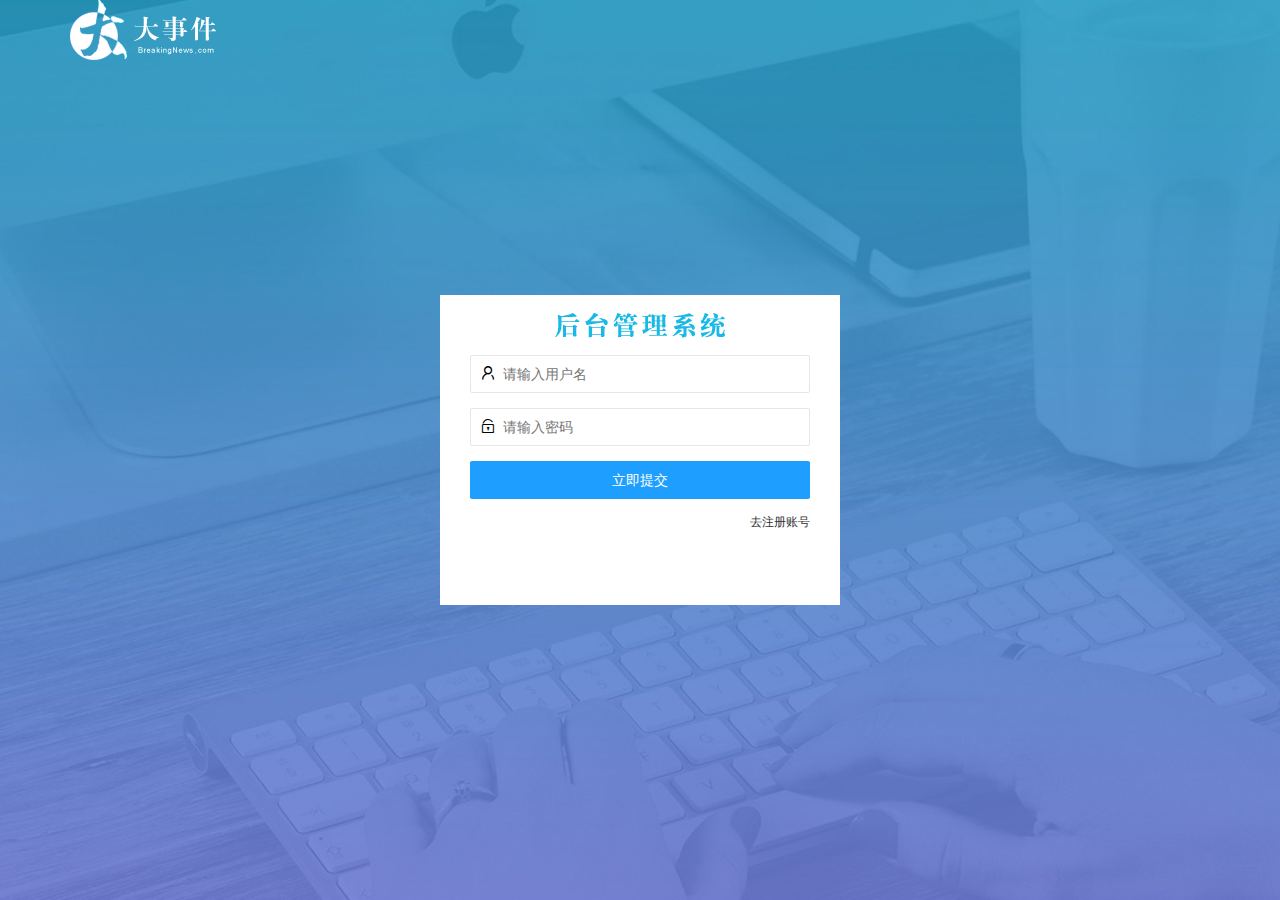
<file: login.html>
<!DOCTYPE html>
<html lang="en">

<head>
    <meta charset="UTF-8">
    <meta http-equiv="X-UA-Compatible" content="IE=edge">
    <meta name="viewport" content="width=device-width, initial-scale=1.0">
    <title>大事件-登录/注册</title>
    <link rel="stylesheet" href="assets/lib/layui/css/layui.css">
    <link rel="stylesheet" href="assets/css/login.css">
</head>

<body>
    <!-- 头部的 Logo 区域 -->
    <div class="layui-main">
        <img src="/assets/images/logo.png" alt="">
    </div>

    <!-- 登录注册区域 -->
    <div class="loginAndRegBox">
        <div class="title-box"></div>
        <!-- 登录的div -->
        <div class="login-box">
            <!-- 登录的表单 -->
            <form class="layui-form" id="form_login">
                <!-- 用户名 -->
                <div class="layui-form-item">
                    <i class="layui-icon layui-icon-username"></i>
                    <input type="text" name="username" required lay-verify="required" placeholder="请输入用户名 " autocomplete="off " class="layui-input ">
                </div>
                <!-- 密码 -->
                <div class="layui-form-item">
                    <i class="layui-icon layui-icon-password"></i>
                    <input type="password" name="password" required lay-verify="required|pwd" placeholder="请输入密码 " autocomplete="off " class="layui-input">
                </div>
                <!-- 登录按钮 -->
                <div class="layui-form-item">
                    <button class="layui-btn layui-btn-fluid layui-btn-normal" lay-submit>立即提交</button>
                </div>
                <div class="lay-form-item links">
                    <a href="javascript:; " id="link_reg">去注册账号</a>
                </div>
            </form>
        </div>
        <!-- 注册的div -->
        <div class="reg-box">
            <!-- 注册的表单 -->
            <form class="layui-form" id="form_reg">
                <!-- 用户名 -->
                <div class="layui-form-item">
                    <i class="layui-icon layui-icon-username"></i>
                    <input type="text" name="username" required lay-verify="required" placeholder="请输入用户名 " autocomplete="off " class="layui-input ">
                </div>
                <!-- 密码 -->
                <div class="layui-form-item">
                    <i class="layui-icon layui-icon-password"></i>
                    <input type="password" name="password" required lay-verify="required" placeholder="请输入密码 " autocomplete="off " class="layui-input ">
                </div>
                <!-- 密码确认 -->
                <div class="layui-form-item ">
                    <i class="layui-icon layui-icon-password"></i>
                    <input type="password" name="repassword" required lay-verify="required|pwd|repwd" placeholder="请再次输入密码 " autocomplete="off " class="layui-input ">
                </div>
                <!-- 注册按钮 -->
                <div class="layui-form-item ">
                    <button class="layui-btn layui-btn-fluid layui-btn-normal" lay-submit>注册</button>
                </div>
                <div class="lay-form-item links">
                    <a href="javascript:; " id="link_login">去登录</a>
                </div>
            </form>
        </div>

    </div>

    <!-- 导入 Layui 的JS文件 -->
    <script src="/assets/lib/layui/layui.all.js"></script>
    <!-- 导入 jQuery  -->
    <script src="assets/lib/jquery.js"></script>
    <!-- 导入自己封装的 baseAPI.js -->
    <script src="assets/js/baseAPI.js"></script>
    <!-- 导入自己的 JavaScript 脚本 -->
    <script src="assets/js/login.js"></script>

</body>

</html>
</file>
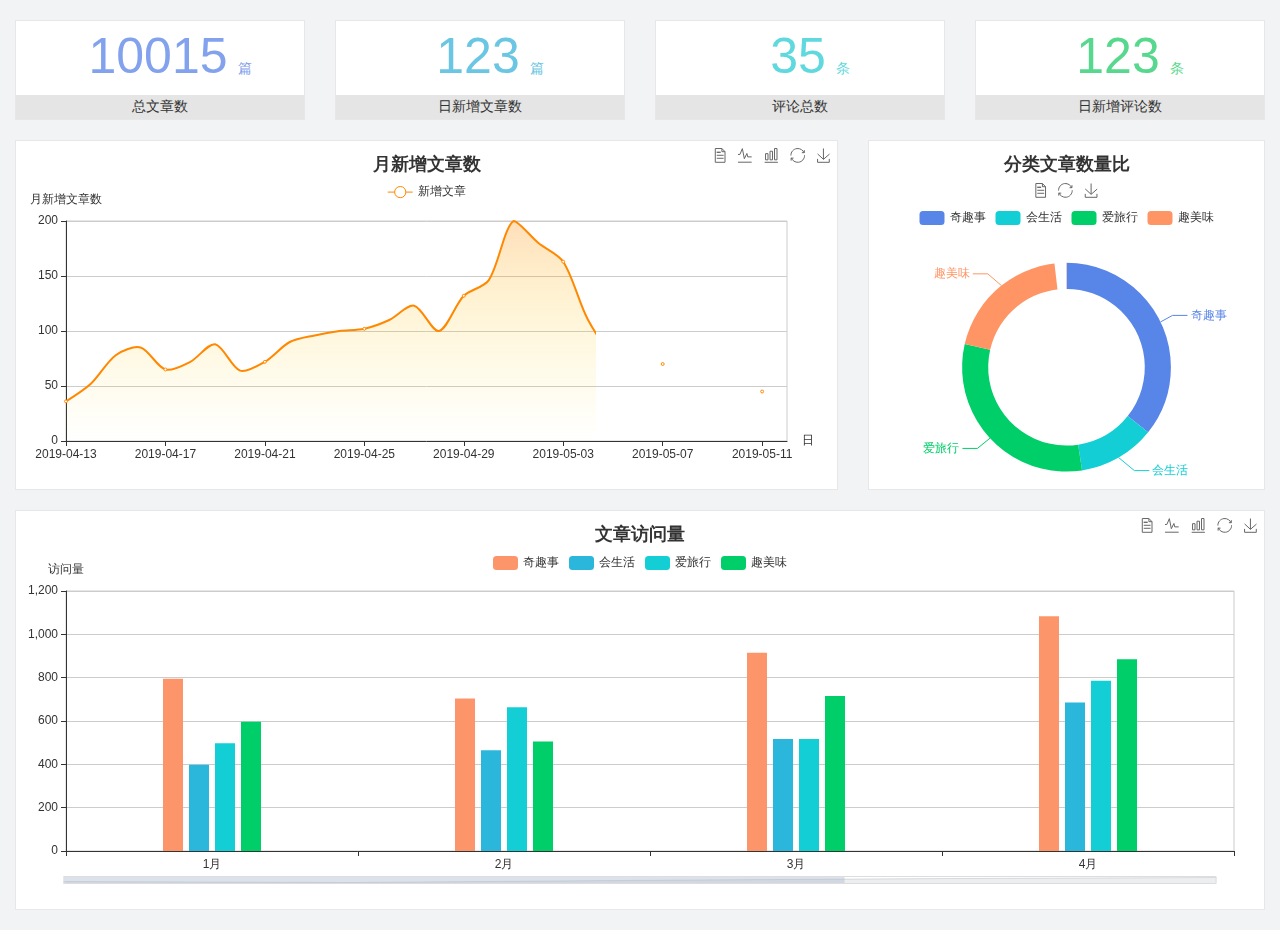
<file: home/dashboard.html>
<!DOCTYPE html>
<html lang="en">

<head>
  <meta charset="UTF-8">
  <meta name="viewport" content="width=device-width, initial-scale=1.0">
  <meta http-equiv="X-UA-Compatible" content="ie=edge">
  <title>图表统计</title>
  <link rel="stylesheet" href="../../assets/lib/bootstrap.css" />
  <link rel="stylesheet" href="../../assets/lib/main.css" />
  <script src="../../assets/lib/jquery.js"></script>
  <script type="text/javascript" src="../../assets/lib/echarts.min.js"></script>
</head>

<body>
  <div class="container-fluid">
    <div class="row spannel_list">
      <div class="col-sm-3 col-xs-6">
        <div class="spannel">
          <em>10015</em><span>篇</span>
          <b>总文章数</b>
        </div>
      </div>
      <div class="col-sm-3 col-xs-6">
        <div class="spannel scolor01">
          <em>123</em><span>篇</span>
          <b>日新增文章数</b>
        </div>
      </div>
      <div class="col-sm-3 col-xs-6">
        <div class="spannel scolor02">
          <em>35</em><span>条</span>
          <b>评论总数</b>
        </div>
      </div>
      <div class="col-sm-3 col-xs-6">
        <div class="spannel scolor03">
          <em>123</em><span>条</span>
          <b>日新增评论数</b>
        </div>
      </div>
    </div>
  </div>

  <div class="container-fluid">
    <div class="row curve-pie">
      <div class="col-lg-8 col-md-8">
        <div class="gragh_pannel" id="curve_show"></div>
      </div>
      <div class="col-lg-4 col-md-4">
        <div class="gragh_pannel" id="pie_show"></div>
      </div>
    </div>
  </div>

  <div class="container-fluid">
    <div class="column_pannel" id="column_show"></div>
  </div>

  <script>
    var oChart = echarts.init(document.getElementById('curve_show'));
    var aList_all = [
      { 'count': 36, 'date': '2019-04-13' },
      { 'count': 52, 'date': '2019-04-14' },
      { 'count': 78, 'date': '2019-04-15' },
      { 'count': 85, 'date': '2019-04-16' },
      { 'count': 65, 'date': '2019-04-17' },
      { 'count': 72, 'date': '2019-04-18' },
      { 'count': 88, 'date': '2019-04-19' },
      { 'count': 64, 'date': '2019-04-20' },
      { 'count': 72, 'date': '2019-04-21' },
      { 'count': 90, 'date': '2019-04-22' },
      { 'count': 96, 'date': '2019-04-23' },
      { 'count': 100, 'date': '2019-04-24' },
      { 'count': 102, 'date': '2019-04-25' },
      { 'count': 110, 'date': '2019-04-26' },
      { 'count': 123, 'date': '2019-04-27' },
      { 'count': 100, 'date': '2019-04-28' },
      { 'count': 132, 'date': '2019-04-29' },
      { 'count': 146, 'date': '2019-04-30' },
      { 'count': 200, 'date': '2019-05-01' },
      { 'count': 180, 'date': '2019-05-02' },
      { 'count': 163, 'date': '2019-05-03' },
      { 'count': 110, 'date': '2019-05-04' },
      { 'count': 80, 'date': '2019-05-05' },
      { 'count': 82, 'date': '2019-05-06' },
      { 'count': 70, 'date': '2019-05-07' },
      { 'count': 65, 'date': '2019-05-08' },
      { 'count': 54, 'date': '2019-05-09' },
      { 'count': 40, 'date': '2019-05-10' },
      { 'count': 45, 'date': '2019-05-11' },
      { 'count': 38, 'date': '2019-05-12' },
    ];

    let aCount = [];
    let aDate = [];

    for (var i = 0; i < aList_all.length; i++) {
      aCount.push(aList_all[i].count);
      aDate.push(aList_all[i].date);
    }

    var chartopt = {
      title: {
        text: '月新增文章数',
        left: 'center',
        top: '10'
      },
      tooltip: {
        trigger: 'axis'
      },
      legend: {
        data: ['新增文章'],
        top: '40'
      },
      toolbox: {
        show: true,
        feature: {
          mark: { show: true },
          dataView: { show: true, readOnly: false },
          magicType: { show: true, type: ['line', 'bar'] },
          restore: { show: true },
          saveAsImage: { show: true }
        }
      },
      calculable: true,
      xAxis: [
        {
          name: '日',
          type: 'category',
          boundaryGap: false,
          data: aDate
        }
      ],
      yAxis: [
        {
          name: '月新增文章数',
          type: 'value'
        }
      ],
      series: [
        {
          name: '新增文章',
          type: 'line',
          smooth: true,
          itemStyle: { normal: { areaStyle: { type: 'default' }, color: '#f80' }, lineStyle: { color: '#f80' } },
          data: aCount
        }],
      areaStyle: {
        normal: {
          color: new echarts.graphic.LinearGradient(0, 0, 0, 1, [{
            offset: 0,
            color: 'rgba(255,136,0,0.39)'
          }, {
            offset: .34,
            color: 'rgba(255,180,0,0.25)'
          }, {
            offset: 1,
            color: 'rgba(255,222,0,0.00)'
          }])

        }
      },
      grid: {
        show: true,
        x: 50,
        x2: 50,
        y: 80,
        height: 220
      }
    };

    oChart.setOption(chartopt);


    var oPie = echarts.init(document.getElementById('pie_show'));
    var oPieopt =
    {
      title: {
        top: 10,
        text: '分类文章数量比',
        x: 'center'
      },
      tooltip: {
        trigger: 'item',
        formatter: "{a} <br/>{b} : {c} ({d}%)"
      },
      color: ['#5885e8', '#13cfd5', '#00ce68', '#ff9565'],
      legend: {
        x: 'center',
        top: 65,
        data: ['奇趣事', '会生活', '爱旅行', '趣美味']
      },
      toolbox: {
        show: true,
        x: 'center',
        top: 35,
        feature: {
          mark: { show: true },
          dataView: { show: true, readOnly: false },
          magicType: {
            show: true,
            type: ['pie', 'funnel'],
            option: {
              funnel: {
                x: '25%',
                width: '50%',
                funnelAlign: 'left',
                max: 1548
              }
            }
          },
          restore: { show: true },
          saveAsImage: { show: true }
        }
      },
      calculable: true,
      series: [
        {
          name: '访问来源',
          type: 'pie',
          radius: ['45%', '60%'],
          center: ['50%', '65%'],
          data: [
            { value: 300, name: '奇趣事' },
            { value: 100, name: '会生活' },
            { value: 260, name: '爱旅行' },
            { value: 180, name: '趣美味' }
          ]
        }
      ]
    };
    oPie.setOption(oPieopt);



    var oColumn = this.echarts.init(document.getElementById('column_show'));
    var oColumnopt =
    {
      title: {
        text: '文章访问量',
        left: 'center',
        top: '10'
      },
      tooltip: {
        trigger: 'axis'
      },
      legend: {
        data: ['奇趣事', '会生活', '爱旅行', '趣美味'],
        top: '40'
      },
      toolbox: {
        show: true,
        feature: {
          mark: { show: true },
          dataView: { show: true, readOnly: false },
          magicType: { show: true, type: ['line', 'bar'] },
          restore: { show: true },
          saveAsImage: { show: true }
        }
      },
      calculable: true,
      xAxis: [
        {
          type: 'category',
          data: ['1月', '2月', '3月', '4月', '5月']
        }
      ],
      yAxis: [
        {
          name: '访问量',
          type: 'value'
        }
      ],
      series: [
        {
          name: '奇趣事',
          type: 'bar',
          barWidth: 20,
          itemStyle: {
            normal: { areaStyle: { type: 'default' }, color: '#fd956a' }
          },
          data: [800, 708, 920, 1090, 1200]
        },
        {
          name: '会生活',
          type: 'bar',
          barWidth: 20,
          itemStyle: {
            normal: { areaStyle: { type: 'default' }, color: '#2bb6db' }
          },
          data: [400, 468, 520, 690, 800]
        },
        {
          name: '爱旅行',
          type: 'bar',
          barWidth: 20,
          itemStyle: {
            normal: { areaStyle: { type: 'default' }, color: '#13cfd5' }
          },
          data: [500, 668, 520, 790, 900]
        },
        {
          name: '趣美味',
          type: 'bar',
          barWidth: 20,
          itemStyle: {
            normal: { areaStyle: { type: 'default' }, color: '#00ce68' }
          },
          data: [600, 508, 720, 890, 1000]
        }
      ],
      grid: {
        show: true,
        x: 50,
        x2: 30,
        y: 80,
        height: 260
      },
      dataZoom: [//给x轴设置滚动条
        {
          start: 0,//默认为0
          end: 100 - 1000 / 31,//默认为100
          type: 'slider',
          show: true,
          xAxisIndex: [0],
          handleSize: 0,//滑动条的 左右2个滑动条的大小
          height: 8,//组件高度
          left: 45, //左边的距离
          right: 50,//右边的距离
          bottom: 26,//右边的距离
          handleColor: '#ddd',//h滑动图标的颜色
          handleStyle: {
            borderColor: "#cacaca",
            borderWidth: "1",
            shadowBlur: 2,
            background: "#ddd",
            shadowColor: "#ddd",
          }
        }]
    };
    oColumn.setOption(oColumnopt);
  </script>
</body>

</html>
</file>
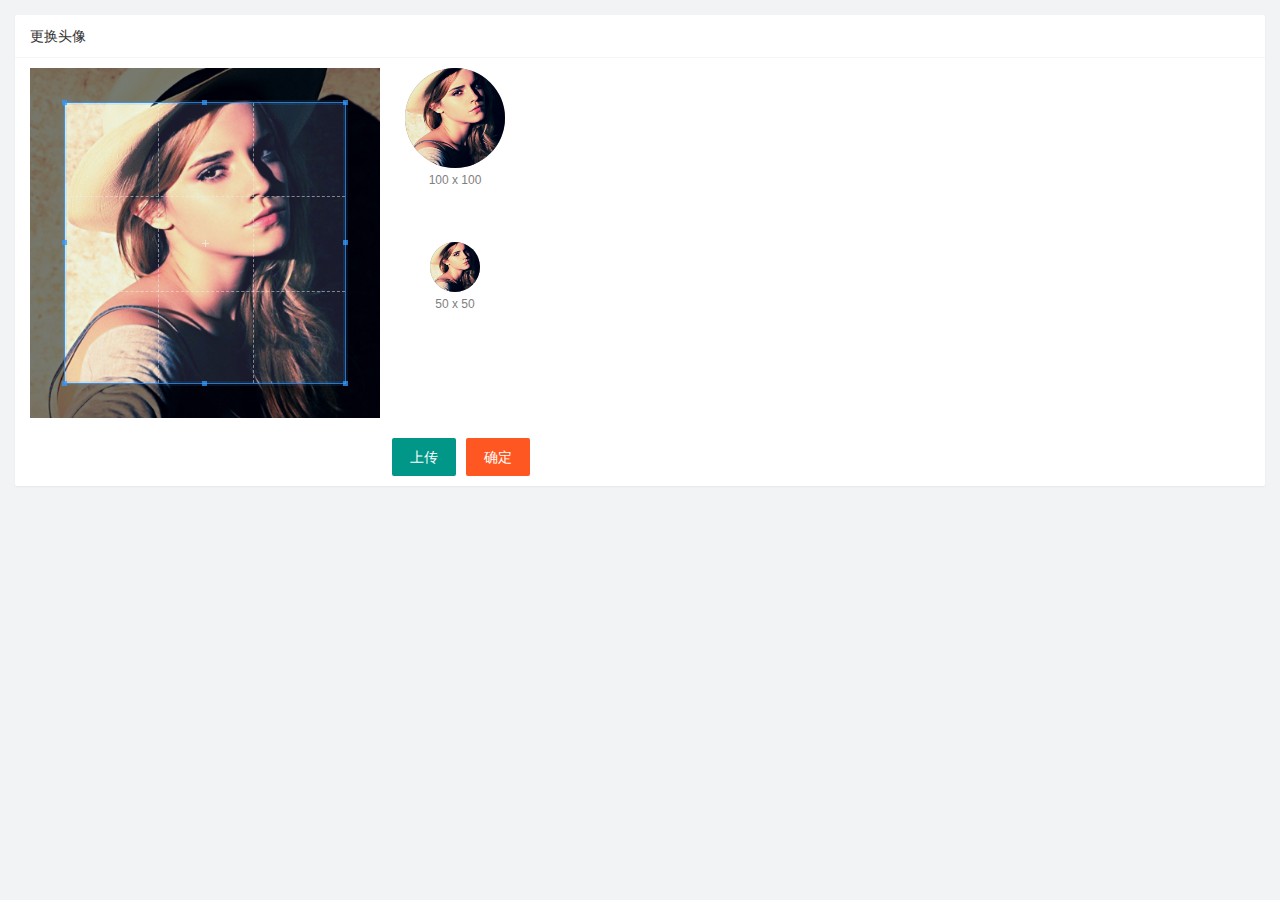
<file: user/user_avatar.html>
<!DOCTYPE html>
<html lang="en">

<head>
    <meta charset="UTF-8">
    <meta http-equiv="X-UA-Compatible" content="IE=edge">
    <meta name="viewport" content="width=device-width, initial-scale=1.0">
    <title>Document</title>
    <link rel="stylesheet" href="/assets/lib/layui/css/layui.css">
    <link rel="stylesheet" href="/assets/lib/cropper/cropper.css" />
    <link rel="stylesheet" href="/assets/css/user/user_avatar.css">
</head>

<body>
    <div class="layui-card">
        <div class="layui-card-header">更换头像</div>
        <div class="layui-card-body">
            <!-- 第一行的图片裁剪和预览区域 -->
            <div class="row1">
                <!-- 图片裁剪区域 -->
                <div class="cropper-box">
                    <!-- 这个 img 标签很重要，将来会把它初始化为裁剪区域 -->
                    <img id="image" src="/assets/images/sample.jpg" />
                </div>
                <!-- 图片的预览区域 -->
                <div class="preview-box">
                    <div>
                        <!-- 宽高为 100px 的预览区域 -->
                        <div class="img-preview w100"></div>
                        <p class="size">100 x 100</p>
                    </div>
                    <div>
                        <!-- 宽高为 50px 的预览区域 -->
                        <div class="img-preview w50"></div>
                        <p class="size">50 x 50</p>
                    </div>
                </div>
            </div>

            <!-- 第二行的按钮区域 -->
            <div class="row2">
                <!-- accept指定允许用户选择什么类型的文件 -->
                <input type="file" id="file" accept="image/png,image/jpeg">
                <button type="button" class="layui-btn" id="btnChooseImage">上传</button>
                <button type="button" class="layui-btn layui-btn-danger" id="btnUpload">确定</button>
            </div>
        </div>
    </div>


    <script src="/assets/lib/layui/layui.all.js"></script>
    <script src="/assets/lib/jquery.js"></script>
    <script src="/assets/lib/cropper/Cropper.js"></script>
    <script src="/assets/lib/cropper/jquery-cropper.js"></script>
    <script src="/assets/js/baseAPI.js"></script>
    <script src="/assets/js/user/user_avatar.js"></script>
</body>

</html>
</file>
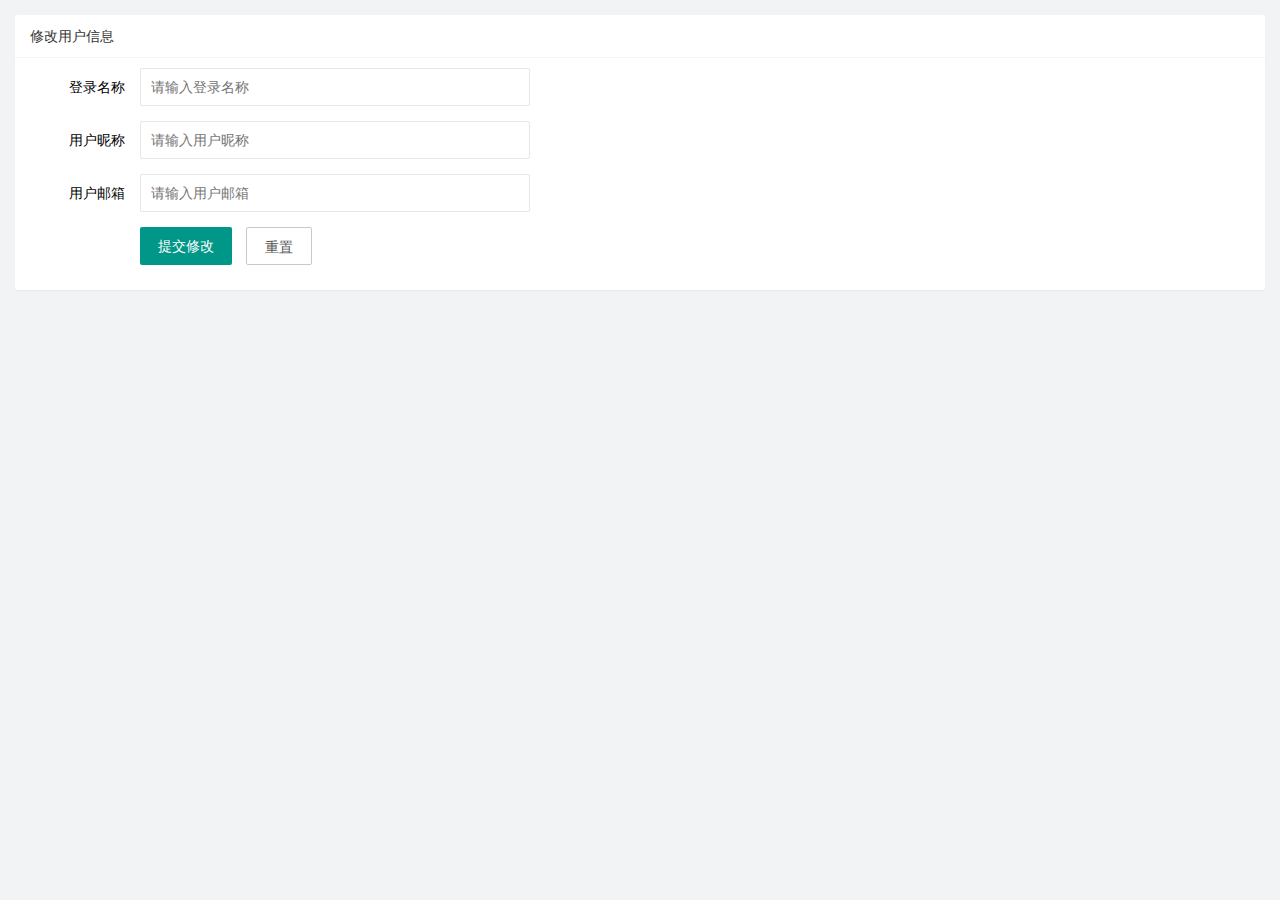
<file: user/user_info.html>
<!DOCTYPE html>
<html lang="en">

<head>
    <meta charset="UTF-8">
    <meta http-equiv="X-UA-Compatible" content="IE=edge">
    <meta name="viewport" content="width=device-width, initial-scale=1.0">
    <title>Document</title>
    <!-- 导入 layui 的样式 -->
    <link rel="stylesheet" href="../assets/lib/layui/css/layui.css">
    <!-- 导入自己的样式 -->
    <link rel="stylesheet" href="../assets/css/user/user_info.css">
</head>

<body>
    <!-- 卡片区域 -->
    <div class="layui-card">
        <div class="layui-card-header">修改用户信息</div>
        <div class="layui-card-body">
            <!-- form表单区域 -->
            <form class="layui-form" lay-filter="formUserInfo">
                <input type="hidden" name="id">
                <div class="layui-form-item">
                    <label class="layui-form-label">登录名称</label>
                    <div class="layui-input-block">
                        <input type="text" name="username" required lay-verify="required" placeholder="请输入登录名称" autocomplete="off" class="layui-input" readOnly>
                    </div>
                </div>
                <div class="layui-form-item">
                    <label class="layui-form-label">用户昵称</label>
                    <div class="layui-input-block">
                        <input type="text" name="nickname" required lay-verify="required|nickname" placeholder="请输入用户昵称" autocomplete="off" class="layui-input">
                    </div>
                </div>
                <div class="layui-form-item">
                    <label class="layui-form-label">用户邮箱</label>
                    <div class="layui-input-block">
                        <input type="text" name="email" required lay-verify="required|email" placeholder="请输入用户邮箱" autocomplete="off" class="layui-input">
                    </div>
                </div>
                <div class="layui-form-item">
                    <div class="layui-input-block">
                        <button class="layui-btn" lay-submit lay-filter="formDemo">提交修改</button>
                        <button id="btnReset" type="reset" class="layui-btn layui-btn-primary">重置</button>
                    </div>
                </div>
            </form>
        </div>
    </div>


    <!-- 导入 layui 的 js -->
    <script src="/assets/lib/layui/layui.all.js"></script>
    <script src="/assets/lib/jquery.js"></script>
    <script src="/assets/js/baseAPI.js"></script>
    <script src="/assets/js/user/user_info.js"></script>
</body>

</html>
</file>
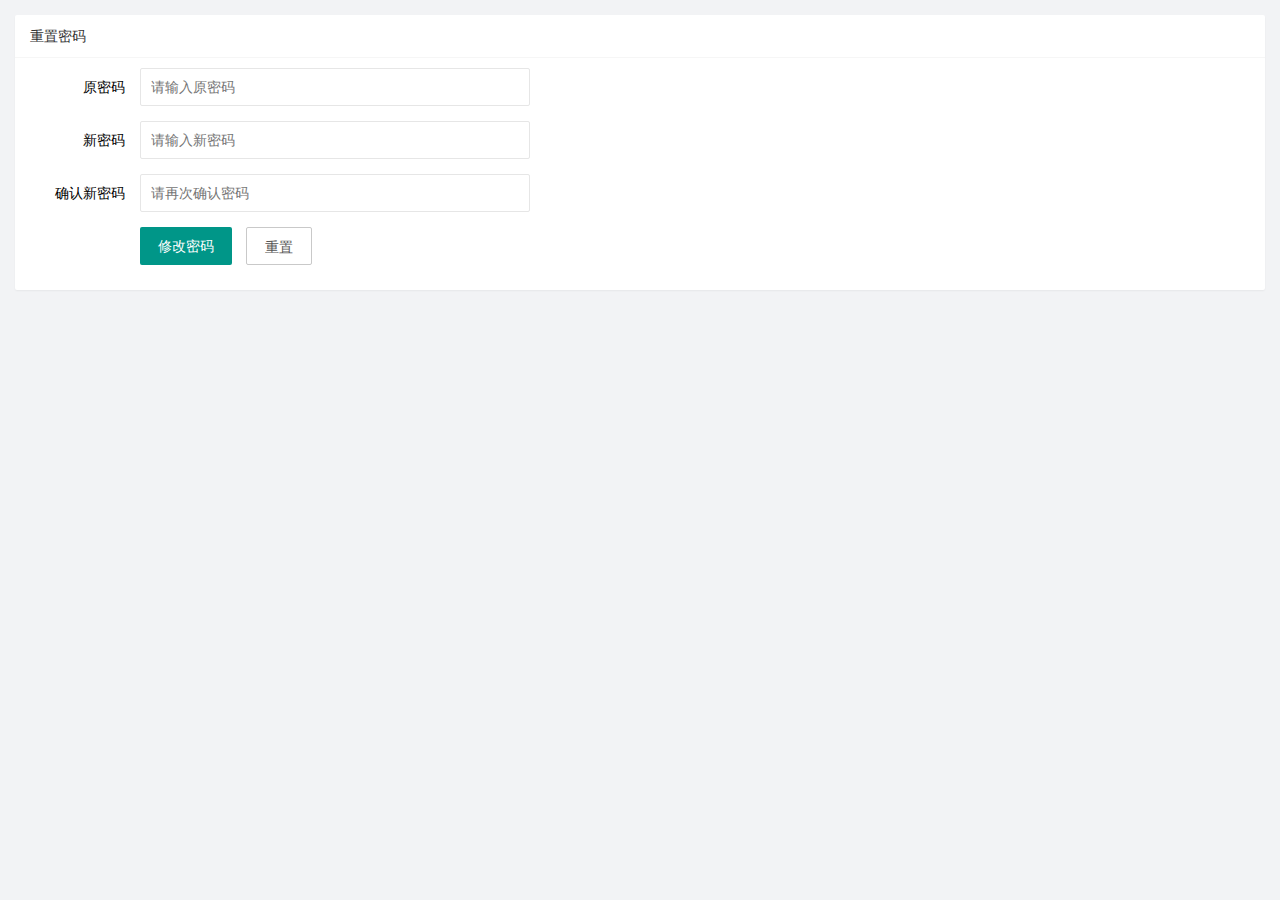
<file: user/user_pwd.html>
<!DOCTYPE html>
<html lang="en">

<head>
    <meta charset="UTF-8">
    <meta http-equiv="X-UA-Compatible" content="IE=edge">
    <meta name="viewport" content="width=device-width, initial-scale=1.0">
    <title>重置密码</title>
    <link rel="stylesheet" href="/assets/lib/layui/css/layui.css">
    <link rel="stylesheet" href="/assets/css/user/user_pwd.css">
</head>

<body>
    <div class="layui-card">
        <div class="layui-card-header">重置密码</div>
        <div class="layui-card-body">
            <form class="layui-form">
                <div class="layui-form-item">
                    <label class="layui-form-label">原密码</label>
                    <div class="layui-input-block">
                        <input type="password" name="oldPwd" required lay-verify="required|pwd" placeholder="请输入原密码" autocomplete="off" class="layui-input">
                    </div>
                </div>
                <div class="layui-form-item">
                    <label class="layui-form-label">新密码</label>
                    <div class="layui-input-block">
                        <input type="password" name="newPwd" required lay-verify="required|pwd|samePwd" placeholder="请输入新密码" autocomplete="off" class="layui-input">
                    </div>
                </div>
                <div class="layui-form-item">
                    <label class="layui-form-label">确认新密码</label>
                    <div class="layui-input-block">
                        <input type="password" name="rePwd" required lay-verify="required|pwd|rePwd" placeholder="请再次确认密码" autocomplete="off" class="layui-input">
                    </div>
                </div>
                <div class="layui-form-item">
                    <div class="layui-input-block">
                        <button class="layui-btn" lay-submit lay-filter="formDemo">修改密码</button>
                        <button type="reset" class="layui-btn layui-btn-primary">重置</button>
                    </div>
                </div>
            </form>
        </div>
    </div>
    <script src="/assets/lib/layui/layui.all.js"></script>
    <script src="/assets/lib/jquery.js"></script>
    <script src="/assets/js/baseAPI.js"></script>
    <script src="/assets/js/user/user_pwd.js"></script>
</body>

</html>
</file>
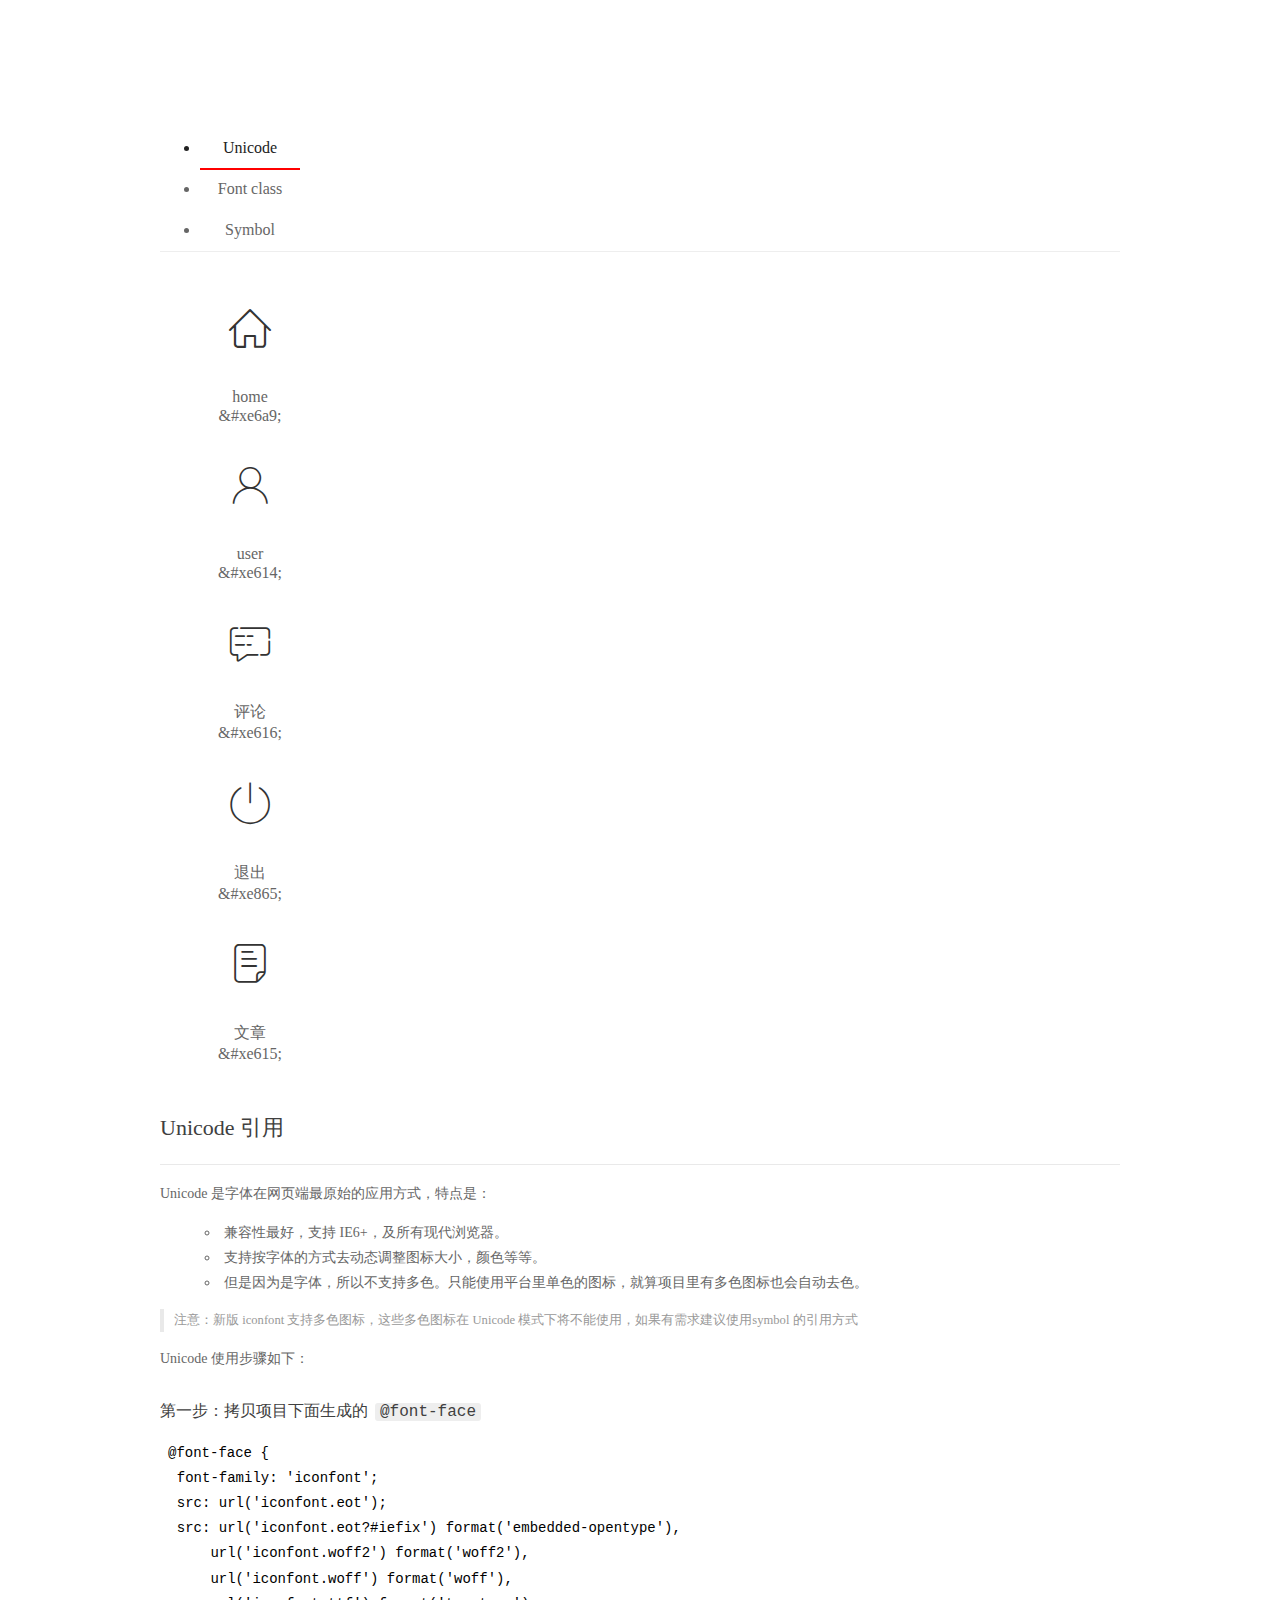
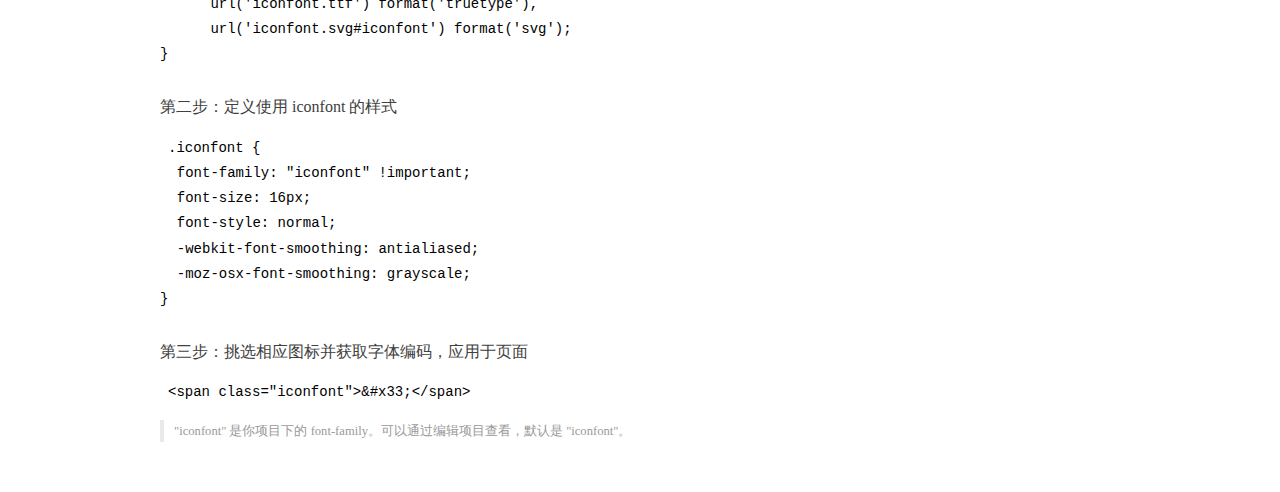
<file: assets/fonts/demo_index.html>
<!DOCTYPE html>
<html>
<head>
  <meta charset="utf-8"/>
  <title>IconFont Demo</title>
  <link rel="shortcut icon" href="https://gtms04.alicdn.com/tps/i4/TB1_oz6GVXXXXaFXpXXJDFnIXXX-64-64.ico" type="image/x-icon"/>
  <link rel="stylesheet" href="https://g.alicdn.com/thx/cube/1.3.2/cube.min.css">
  <link rel="stylesheet" href="demo.css">
  <link rel="stylesheet" href="iconfont.css">
  <script src="iconfont.js"></script>
  <!-- jQuery -->
  <script src="https://a1.alicdn.com/oss/uploads/2018/12/26/7bfddb60-08e8-11e9-9b04-53e73bb6408b.js"></script>
  <!-- 代码高亮 -->
  <script src="https://a1.alicdn.com/oss/uploads/2018/12/26/a3f714d0-08e6-11e9-8a15-ebf944d7534c.js"></script>
</head>
<body>
  <div class="main">
    <h1 class="logo"><a href="https://www.iconfont.cn/" title="iconfont 首页" target="_blank">&#xe86b;</a></h1>
    <div class="nav-tabs">
      <ul id="tabs" class="dib-box">
        <li class="dib active"><span>Unicode</span></li>
        <li class="dib"><span>Font class</span></li>
        <li class="dib"><span>Symbol</span></li>
      </ul>
      
    </div>
    <div class="tab-container">
      <div class="content unicode" style="display: block;">
          <ul class="icon_lists dib-box">
          
            <li class="dib">
              <span class="icon iconfont">&#xe6a9;</span>
                <div class="name">home</div>
                <div class="code-name">&amp;#xe6a9;</div>
              </li>
          
            <li class="dib">
              <span class="icon iconfont">&#xe614;</span>
                <div class="name">user</div>
                <div class="code-name">&amp;#xe614;</div>
              </li>
          
            <li class="dib">
              <span class="icon iconfont">&#xe616;</span>
                <div class="name">评论</div>
                <div class="code-name">&amp;#xe616;</div>
              </li>
          
            <li class="dib">
              <span class="icon iconfont">&#xe865;</span>
                <div class="name">退出</div>
                <div class="code-name">&amp;#xe865;</div>
              </li>
          
            <li class="dib">
              <span class="icon iconfont">&#xe615;</span>
                <div class="name">文章</div>
                <div class="code-name">&amp;#xe615;</div>
              </li>
          
          </ul>
          <div class="article markdown">
          <h2 id="unicode-">Unicode 引用</h2>
          <hr>

          <p>Unicode 是字体在网页端最原始的应用方式，特点是：</p>
          <ul>
            <li>兼容性最好，支持 IE6+，及所有现代浏览器。</li>
            <li>支持按字体的方式去动态调整图标大小，颜色等等。</li>
            <li>但是因为是字体，所以不支持多色。只能使用平台里单色的图标，就算项目里有多色图标也会自动去色。</li>
          </ul>
          <blockquote>
            <p>注意：新版 iconfont 支持多色图标，这些多色图标在 Unicode 模式下将不能使用，如果有需求建议使用symbol 的引用方式</p>
          </blockquote>
          <p>Unicode 使用步骤如下：</p>
          <h3 id="-font-face">第一步：拷贝项目下面生成的 <code>@font-face</code></h3>
<pre><code class="language-css"
>@font-face {
  font-family: 'iconfont';
  src: url('iconfont.eot');
  src: url('iconfont.eot?#iefix') format('embedded-opentype'),
      url('iconfont.woff2') format('woff2'),
      url('iconfont.woff') format('woff'),
      url('iconfont.ttf') format('truetype'),
      url('iconfont.svg#iconfont') format('svg');
}
</code></pre>
          <h3 id="-iconfont-">第二步：定义使用 iconfont 的样式</h3>
<pre><code class="language-css"
>.iconfont {
  font-family: "iconfont" !important;
  font-size: 16px;
  font-style: normal;
  -webkit-font-smoothing: antialiased;
  -moz-osx-font-smoothing: grayscale;
}
</code></pre>
          <h3 id="-">第三步：挑选相应图标并获取字体编码，应用于页面</h3>
<pre>
<code class="language-html"
>&lt;span class="iconfont"&gt;&amp;#x33;&lt;/span&gt;
</code></pre>
          <blockquote>
            <p>"iconfont" 是你项目下的 font-family。可以通过编辑项目查看，默认是 "iconfont"。</p>
          </blockquote>
          </div>
      </div>
      <div class="content font-class">
        <ul class="icon_lists dib-box">
          
          <li class="dib">
            <span class="icon iconfont icon-home"></span>
            <div class="name">
              home
            </div>
            <div class="code-name">.icon-home
            </div>
          </li>
          
          <li class="dib">
            <span class="icon iconfont icon-user"></span>
            <div class="name">
              user
            </div>
            <div class="code-name">.icon-user
            </div>
          </li>
          
          <li class="dib">
            <span class="icon iconfont icon-pinglun"></span>
            <div class="name">
              评论
            </div>
            <div class="code-name">.icon-pinglun
            </div>
          </li>
          
          <li class="dib">
            <span class="icon iconfont icon-tuichu"></span>
            <div class="name">
              退出
            </div>
            <div class="code-name">.icon-tuichu
            </div>
          </li>
          
          <li class="dib">
            <span class="icon iconfont icon-16"></span>
            <div class="name">
              文章
            </div>
            <div class="code-name">.icon-16
            </div>
          </li>
          
        </ul>
        <div class="article markdown">
        <h2 id="font-class-">font-class 引用</h2>
        <hr>

        <p>font-class 是 Unicode 使用方式的一种变种，主要是解决 Unicode 书写不直观，语意不明确的问题。</p>
        <p>与 Unicode 使用方式相比，具有如下特点：</p>
        <ul>
          <li>兼容性良好，支持 IE8+，及所有现代浏览器。</li>
          <li>相比于 Unicode 语意明确，书写更直观。可以很容易分辨这个 icon 是什么。</li>
          <li>因为使用 class 来定义图标，所以当要替换图标时，只需要修改 class 里面的 Unicode 引用。</li>
          <li>不过因为本质上还是使用的字体，所以多色图标还是不支持的。</li>
        </ul>
        <p>使用步骤如下：</p>
        <h3 id="-fontclass-">第一步：引入项目下面生成的 fontclass 代码：</h3>
<pre><code class="language-html">&lt;link rel="stylesheet" href="./iconfont.css"&gt;
</code></pre>
        <h3 id="-">第二步：挑选相应图标并获取类名，应用于页面：</h3>
<pre><code class="language-html">&lt;span class="iconfont icon-xxx"&gt;&lt;/span&gt;
</code></pre>
        <blockquote>
          <p>"
            iconfont" 是你项目下的 font-family。可以通过编辑项目查看，默认是 "iconfont"。</p>
        </blockquote>
      </div>
      </div>
      <div class="content symbol">
          <ul class="icon_lists dib-box">
          
            <li class="dib">
                <svg class="icon svg-icon" aria-hidden="true">
                  <use xlink:href="#icon-home"></use>
                </svg>
                <div class="name">home</div>
                <div class="code-name">#icon-home</div>
            </li>
          
            <li class="dib">
                <svg class="icon svg-icon" aria-hidden="true">
                  <use xlink:href="#icon-user"></use>
                </svg>
                <div class="name">user</div>
                <div class="code-name">#icon-user</div>
            </li>
          
            <li class="dib">
                <svg class="icon svg-icon" aria-hidden="true">
                  <use xlink:href="#icon-pinglun"></use>
                </svg>
                <div class="name">评论</div>
                <div class="code-name">#icon-pinglun</div>
            </li>
          
            <li class="dib">
                <svg class="icon svg-icon" aria-hidden="true">
                  <use xlink:href="#icon-tuichu"></use>
                </svg>
                <div class="name">退出</div>
                <div class="code-name">#icon-tuichu</div>
            </li>
          
            <li class="dib">
                <svg class="icon svg-icon" aria-hidden="true">
                  <use xlink:href="#icon-16"></use>
                </svg>
                <div class="name">文章</div>
                <div class="code-name">#icon-16</div>
            </li>
          
          </ul>
          <div class="article markdown">
          <h2 id="symbol-">Symbol 引用</h2>
          <hr>

          <p>这是一种全新的使用方式，应该说这才是未来的主流，也是平台目前推荐的用法。相关介绍可以参考这篇<a href="">文章</a>
            这种用法其实是做了一个 SVG 的集合，与另外两种相比具有如下特点：</p>
          <ul>
            <li>支持多色图标了，不再受单色限制。</li>
            <li>通过一些技巧，支持像字体那样，通过 <code>font-size</code>, <code>color</code> 来调整样式。</li>
            <li>兼容性较差，支持 IE9+，及现代浏览器。</li>
            <li>浏览器渲染 SVG 的性能一般，还不如 png。</li>
          </ul>
          <p>使用步骤如下：</p>
          <h3 id="-symbol-">第一步：引入项目下面生成的 symbol 代码：</h3>
<pre><code class="language-html">&lt;script src="./iconfont.js"&gt;&lt;/script&gt;
</code></pre>
          <h3 id="-css-">第二步：加入通用 CSS 代码（引入一次就行）：</h3>
<pre><code class="language-html">&lt;style&gt;
.icon {
  width: 1em;
  height: 1em;
  vertical-align: -0.15em;
  fill: currentColor;
  overflow: hidden;
}
&lt;/style&gt;
</code></pre>
          <h3 id="-">第三步：挑选相应图标并获取类名，应用于页面：</h3>
<pre><code class="language-html">&lt;svg class="icon" aria-hidden="true"&gt;
  &lt;use xlink:href="#icon-xxx"&gt;&lt;/use&gt;
&lt;/svg&gt;
</code></pre>
          </div>
      </div>

    </div>
  </div>
  <script>
  $(document).ready(function () {
      $('.tab-container .content:first').show()

      $('#tabs li').click(function (e) {
        var tabContent = $('.tab-container .content')
        var index = $(this).index()

        if ($(this).hasClass('active')) {
          return
        } else {
          $('#tabs li').removeClass('active')
          $(this).addClass('active')

          tabContent.hide().eq(index).fadeIn()
        }
      })
    })
  </script>
</body>
</html>
</file>
<file: assets/lib/layui/css/layui.css>
/** layui-v2.5.5 MIT License By https://www.layui.com */
 .layui-inline,img{display:inline-block;vertical-align:middle}h1,h2,h3,h4,h5,h6{font-weight:400}.layui-edge,.layui-header,.layui-inline,.layui-main{position:relative}.layui-body,.layui-edge,.layui-elip{overflow:hidden}.layui-btn,.layui-edge,.layui-inline,img{vertical-align:middle}.layui-btn,.layui-disabled,.layui-icon,.layui-unselect{-moz-user-select:none;-webkit-user-select:none;-ms-user-select:none}.layui-elip,.layui-form-checkbox span,.layui-form-pane .layui-form-label{text-overflow:ellipsis;white-space:nowrap}.layui-breadcrumb,.layui-tree-btnGroup{visibility:hidden}blockquote,body,button,dd,div,dl,dt,form,h1,h2,h3,h4,h5,h6,input,li,ol,p,pre,td,textarea,th,ul{margin:0;padding:0;-webkit-tap-highlight-color:rgba(0,0,0,0)}a:active,a:hover{outline:0}img{border:none}li{list-style:none}table{border-collapse:collapse;border-spacing:0}h4,h5,h6{font-size:100%}button,input,optgroup,option,select,textarea{font-family:inherit;font-size:inherit;font-style:inherit;font-weight:inherit;outline:0}pre{white-space:pre-wrap;white-space:-moz-pre-wrap;white-space:-pre-wrap;white-space:-o-pre-wrap;word-wrap:break-word}body{line-height:24px;font:14px Helvetica Neue,Helvetica,PingFang SC,Tahoma,Arial,sans-serif}hr{height:1px;margin:10px 0;border:0;clear:both}a{color:#333;text-decoration:none}a:hover{color:#777}a cite{font-style:normal;*cursor:pointer}.layui-border-box,.layui-border-box *{box-sizing:border-box}.layui-box,.layui-box *{box-sizing:content-box}.layui-clear{clear:both;*zoom:1}.layui-clear:after{content:'\20';clear:both;*zoom:1;display:block;height:0}.layui-inline{*display:inline;*zoom:1}.layui-edge{display:inline-block;width:0;height:0;border-width:6px;border-style:dashed;border-color:transparent}.layui-edge-top{top:-4px;border-bottom-color:#999;border-bottom-style:solid}.layui-edge-right{border-left-color:#999;border-left-style:solid}.layui-edge-bottom{top:2px;border-top-color:#999;border-top-style:solid}.layui-edge-left{border-right-color:#999;border-right-style:solid}.layui-disabled,.layui-disabled:hover{color:#d2d2d2!important;cursor:not-allowed!important}.layui-circle{border-radius:100%}.layui-show{display:block!important}.layui-hide{display:none!important}@font-face{font-family:layui-icon;src:url(../font/iconfont.eot?v=250);src:url(../font/iconfont.eot?v=250#iefix) format('embedded-opentype'),url(../font/iconfont.woff2?v=250) format('woff2'),url(../font/iconfont.woff?v=250) format('woff'),url(../font/iconfont.ttf?v=250) format('truetype'),url(../font/iconfont.svg?v=250#layui-icon) format('svg')}.layui-icon{font-family:layui-icon!important;font-size:16px;font-style:normal;-webkit-font-smoothing:antialiased;-moz-osx-font-smoothing:grayscale}.layui-icon-reply-fill:before{content:"\e611"}.layui-icon-set-fill:before{content:"\e614"}.layui-icon-menu-fill:before{content:"\e60f"}.layui-icon-search:before{content:"\e615"}.layui-icon-share:before{content:"\e641"}.layui-icon-set-sm:before{content:"\e620"}.layui-icon-engine:before{content:"\e628"}.layui-icon-close:before{content:"\1006"}.layui-icon-close-fill:before{content:"\1007"}.layui-icon-chart-screen:before{content:"\e629"}.layui-icon-star:before{content:"\e600"}.layui-icon-circle-dot:before{content:"\e617"}.layui-icon-chat:before{content:"\e606"}.layui-icon-release:before{content:"\e609"}.layui-icon-list:before{content:"\e60a"}.layui-icon-chart:before{content:"\e62c"}.layui-icon-ok-circle:before{content:"\1005"}.layui-icon-layim-theme:before{content:"\e61b"}.layui-icon-table:before{content:"\e62d"}.layui-icon-right:before{content:"\e602"}.layui-icon-left:before{content:"\e603"}.layui-icon-cart-simple:before{content:"\e698"}.layui-icon-face-cry:before{content:"\e69c"}.layui-icon-face-smile:before{content:"\e6af"}.layui-icon-survey:before{content:"\e6b2"}.layui-icon-tree:before{content:"\e62e"}.layui-icon-upload-circle:before{content:"\e62f"}.layui-icon-add-circle:before{content:"\e61f"}.layui-icon-download-circle:before{content:"\e601"}.layui-icon-templeate-1:before{content:"\e630"}.layui-icon-util:before{content:"\e631"}.layui-icon-face-surprised:before{content:"\e664"}.layui-icon-edit:before{content:"\e642"}.layui-icon-speaker:before{content:"\e645"}.layui-icon-down:before{content:"\e61a"}.layui-icon-file:before{content:"\e621"}.layui-icon-layouts:before{content:"\e632"}.layui-icon-rate-half:before{content:"\e6c9"}.layui-icon-add-circle-fine:before{content:"\e608"}.layui-icon-prev-circle:before{content:"\e633"}.layui-icon-read:before{content:"\e705"}.layui-icon-404:before{content:"\e61c"}.layui-icon-carousel:before{content:"\e634"}.layui-icon-help:before{content:"\e607"}.layui-icon-code-circle:before{content:"\e635"}.layui-icon-water:before{content:"\e636"}.layui-icon-username:before{content:"\e66f"}.layui-icon-find-fill:before{content:"\e670"}.layui-icon-about:before{content:"\e60b"}.layui-icon-location:before{content:"\e715"}.layui-icon-up:before{content:"\e619"}.layui-icon-pause:before{content:"\e651"}.layui-icon-date:before{content:"\e637"}.layui-icon-layim-uploadfile:before{content:"\e61d"}.layui-icon-delete:before{content:"\e640"}.layui-icon-play:before{content:"\e652"}.layui-icon-top:before{content:"\e604"}.layui-icon-friends:before{content:"\e612"}.layui-icon-refresh-3:before{content:"\e9aa"}.layui-icon-ok:before{content:"\e605"}.layui-icon-layer:before{content:"\e638"}.layui-icon-face-smile-fine:before{content:"\e60c"}.layui-icon-dollar:before{content:"\e659"}.layui-icon-group:before{content:"\e613"}.layui-icon-layim-download:before{content:"\e61e"}.layui-icon-picture-fine:before{content:"\e60d"}.layui-icon-link:before{content:"\e64c"}.layui-icon-diamond:before{content:"\e735"}.layui-icon-log:before{content:"\e60e"}.layui-icon-rate-solid:before{content:"\e67a"}.layui-icon-fonts-del:before{content:"\e64f"}.layui-icon-unlink:before{content:"\e64d"}.layui-icon-fonts-clear:before{content:"\e639"}.layui-icon-triangle-r:before{content:"\e623"}.layui-icon-circle:before{content:"\e63f"}.layui-icon-radio:before{content:"\e643"}.layui-icon-align-center:before{content:"\e647"}.layui-icon-align-right:before{content:"\e648"}.layui-icon-align-left:before{content:"\e649"}.layui-icon-loading-1:before{content:"\e63e"}.layui-icon-return:before{content:"\e65c"}.layui-icon-fonts-strong:before{content:"\e62b"}.layui-icon-upload:before{content:"\e67c"}.layui-icon-dialogue:before{content:"\e63a"}.layui-icon-video:before{content:"\e6ed"}.layui-icon-headset:before{content:"\e6fc"}.layui-icon-cellphone-fine:before{content:"\e63b"}.layui-icon-add-1:before{content:"\e654"}.layui-icon-face-smile-b:before{content:"\e650"}.layui-icon-fonts-html:before{content:"\e64b"}.layui-icon-form:before{content:"\e63c"}.layui-icon-cart:before{content:"\e657"}.layui-icon-camera-fill:before{content:"\e65d"}.layui-icon-tabs:before{content:"\e62a"}.layui-icon-fonts-code:before{content:"\e64e"}.layui-icon-fire:before{content:"\e756"}.layui-icon-set:before{content:"\e716"}.layui-icon-fonts-u:before{content:"\e646"}.layui-icon-triangle-d:before{content:"\e625"}.layui-icon-tips:before{content:"\e702"}.layui-icon-picture:before{content:"\e64a"}.layui-icon-more-vertical:before{content:"\e671"}.layui-icon-flag:before{content:"\e66c"}.layui-icon-loading:before{content:"\e63d"}.layui-icon-fonts-i:before{content:"\e644"}.layui-icon-refresh-1:before{content:"\e666"}.layui-icon-rmb:before{content:"\e65e"}.layui-icon-home:before{content:"\e68e"}.layui-icon-user:before{content:"\e770"}.layui-icon-notice:before{content:"\e667"}.layui-icon-login-weibo:before{content:"\e675"}.layui-icon-voice:before{content:"\e688"}.layui-icon-upload-drag:before{content:"\e681"}.layui-icon-login-qq:before{content:"\e676"}.layui-icon-snowflake:before{content:"\e6b1"}.layui-icon-file-b:before{content:"\e655"}.layui-icon-template:before{content:"\e663"}.layui-icon-auz:before{content:"\e672"}.layui-icon-console:before{content:"\e665"}.layui-icon-app:before{content:"\e653"}.layui-icon-prev:before{content:"\e65a"}.layui-icon-website:before{content:"\e7ae"}.layui-icon-next:before{content:"\e65b"}.layui-icon-component:before{content:"\e857"}.layui-icon-more:before{content:"\e65f"}.layui-icon-login-wechat:before{content:"\e677"}.layui-icon-shrink-right:before{content:"\e668"}.layui-icon-spread-left:before{content:"\e66b"}.layui-icon-camera:before{content:"\e660"}.layui-icon-note:before{content:"\e66e"}.layui-icon-refresh:before{content:"\e669"}.layui-icon-female:before{content:"\e661"}.layui-icon-male:before{content:"\e662"}.layui-icon-password:before{content:"\e673"}.layui-icon-senior:before{content:"\e674"}.layui-icon-theme:before{content:"\e66a"}.layui-icon-tread:before{content:"\e6c5"}.layui-icon-praise:before{content:"\e6c6"}.layui-icon-star-fill:before{content:"\e658"}.layui-icon-rate:before{content:"\e67b"}.layui-icon-template-1:before{content:"\e656"}.layui-icon-vercode:before{content:"\e679"}.layui-icon-cellphone:before{content:"\e678"}.layui-icon-screen-full:before{content:"\e622"}.layui-icon-screen-restore:before{content:"\e758"}.layui-icon-cols:before{content:"\e610"}.layui-icon-export:before{content:"\e67d"}.layui-icon-print:before{content:"\e66d"}.layui-icon-slider:before{content:"\e714"}.layui-icon-addition:before{content:"\e624"}.layui-icon-subtraction:before{content:"\e67e"}.layui-icon-service:before{content:"\e626"}.layui-icon-transfer:before{content:"\e691"}.layui-main{width:1140px;margin:0 auto}.layui-header{z-index:1000;height:60px}.layui-header a:hover{transition:all .5s;-webkit-transition:all .5s}.layui-side{position:fixed;left:0;top:0;bottom:0;z-index:999;width:200px;overflow-x:hidden}.layui-side-scroll{position:relative;width:220px;height:100%;overflow-x:hidden}.layui-body{position:absolute;left:200px;right:0;top:0;bottom:0;z-index:998;width:auto;overflow-y:auto;box-sizing:border-box}.layui-layout-body{overflow:hidden}.layui-layout-admin .layui-header{background-color:#23262E}.layui-layout-admin .layui-side{top:60px;width:200px;overflow-x:hidden}.layui-layout-admin .layui-body{position:fixed;top:60px;bottom:44px}.layui-layout-admin .layui-main{width:auto;margin:0 15px}.layui-layout-admin .layui-footer{position:fixed;left:200px;right:0;bottom:0;height:44px;line-height:44px;padding:0 15px;background-color:#eee}.layui-layout-admin .layui-logo{position:absolute;left:0;top:0;width:200px;height:100%;line-height:60px;text-align:center;color:#009688;font-size:16px}.layui-layout-admin .layui-header .layui-nav{background:0 0}.layui-layout-left{position:absolute!important;left:200px;top:0}.layui-layout-right{position:absolute!important;right:0;top:0}.layui-container{position:relative;margin:0 auto;padding:0 15px;box-sizing:border-box}.layui-fluid{position:relative;margin:0 auto;padding:0 15px}.layui-row:after,.layui-row:before{content:'';display:block;clear:both}.layui-col-lg1,.layui-col-lg10,.layui-col-lg11,.layui-col-lg12,.layui-col-lg2,.layui-col-lg3,.layui-col-lg4,.layui-col-lg5,.layui-col-lg6,.layui-col-lg7,.layui-col-lg8,.layui-col-lg9,.layui-col-md1,.layui-col-md10,.layui-col-md11,.layui-col-md12,.layui-col-md2,.layui-col-md3,.layui-col-md4,.layui-col-md5,.layui-col-md6,.layui-col-md7,.layui-col-md8,.layui-col-md9,.layui-col-sm1,.layui-col-sm10,.layui-col-sm11,.layui-col-sm12,.layui-col-sm2,.layui-col-sm3,.layui-col-sm4,.layui-col-sm5,.layui-col-sm6,.layui-col-sm7,.layui-col-sm8,.layui-col-sm9,.layui-col-xs1,.layui-col-xs10,.layui-col-xs11,.layui-col-xs12,.layui-col-xs2,.layui-col-xs3,.layui-col-xs4,.layui-col-xs5,.layui-col-xs6,.layui-col-xs7,.layui-col-xs8,.layui-col-xs9{position:relative;display:block;box-sizing:border-box}.layui-col-xs1,.layui-col-xs10,.layui-col-xs11,.layui-col-xs12,.layui-col-xs2,.layui-col-xs3,.layui-col-xs4,.layui-col-xs5,.layui-col-xs6,.layui-col-xs7,.layui-col-xs8,.layui-col-xs9{float:left}.layui-col-xs1{width:8.33333333%}.layui-col-xs2{width:16.66666667%}.layui-col-xs3{width:25%}.layui-col-xs4{width:33.33333333%}.layui-col-xs5{width:41.66666667%}.layui-col-xs6{width:50%}.layui-col-xs7{width:58.33333333%}.layui-col-xs8{width:66.66666667%}.layui-col-xs9{width:75%}.layui-col-xs10{width:83.33333333%}.layui-col-xs11{width:91.66666667%}.layui-col-xs12{width:100%}.layui-col-xs-offset1{margin-left:8.33333333%}.layui-col-xs-offset2{margin-left:16.66666667%}.layui-col-xs-offset3{margin-left:25%}.layui-col-xs-offset4{margin-left:33.33333333%}.layui-col-xs-offset5{margin-left:41.66666667%}.layui-col-xs-offset6{margin-left:50%}.layui-col-xs-offset7{margin-left:58.33333333%}.layui-col-xs-offset8{margin-left:66.66666667%}.layui-col-xs-offset9{margin-left:75%}.layui-col-xs-offset10{margin-left:83.33333333%}.layui-col-xs-offset11{margin-left:91.66666667%}.layui-col-xs-offset12{margin-left:100%}@media screen and (max-width:768px){.layui-hide-xs{display:none!important}.layui-show-xs-block{display:block!important}.layui-show-xs-inline{display:inline!important}.layui-show-xs-inline-block{display:inline-block!important}}@media screen and (min-width:768px){.layui-container{width:750px}.layui-hide-sm{display:none!important}.layui-show-sm-block{display:block!important}.layui-show-sm-inline{display:inline!important}.layui-show-sm-inline-block{display:inline-block!important}.layui-col-sm1,.layui-col-sm10,.layui-col-sm11,.layui-col-sm12,.layui-col-sm2,.layui-col-sm3,.layui-col-sm4,.layui-col-sm5,.layui-col-sm6,.layui-col-sm7,.layui-col-sm8,.layui-col-sm9{float:left}.layui-col-sm1{width:8.33333333%}.layui-col-sm2{width:16.66666667%}.layui-col-sm3{width:25%}.layui-col-sm4{width:33.33333333%}.layui-col-sm5{width:41.66666667%}.layui-col-sm6{width:50%}.layui-col-sm7{width:58.33333333%}.layui-col-sm8{width:66.66666667%}.layui-col-sm9{width:75%}.layui-col-sm10{width:83.33333333%}.layui-col-sm11{width:91.66666667%}.layui-col-sm12{width:100%}.layui-col-sm-offset1{margin-left:8.33333333%}.layui-col-sm-offset2{margin-left:16.66666667%}.layui-col-sm-offset3{margin-left:25%}.layui-col-sm-offset4{margin-left:33.33333333%}.layui-col-sm-offset5{margin-left:41.66666667%}.layui-col-sm-offset6{margin-left:50%}.layui-col-sm-offset7{margin-left:58.33333333%}.layui-col-sm-offset8{margin-left:66.66666667%}.layui-col-sm-offset9{margin-left:75%}.layui-col-sm-offset10{margin-left:83.33333333%}.layui-col-sm-offset11{margin-left:91.66666667%}.layui-col-sm-offset12{margin-left:100%}}@media screen and (min-width:992px){.layui-container{width:970px}.layui-hide-md{display:none!important}.layui-show-md-block{display:block!important}.layui-show-md-inline{display:inline!important}.layui-show-md-inline-block{display:inline-block!important}.layui-col-md1,.layui-col-md10,.layui-col-md11,.layui-col-md12,.layui-col-md2,.layui-col-md3,.layui-col-md4,.layui-col-md5,.layui-col-md6,.layui-col-md7,.layui-col-md8,.layui-col-md9{float:left}.layui-col-md1{width:8.33333333%}.layui-col-md2{width:16.66666667%}.layui-col-md3{width:25%}.layui-col-md4{width:33.33333333%}.layui-col-md5{width:41.66666667%}.layui-col-md6{width:50%}.layui-col-md7{width:58.33333333%}.layui-col-md8{width:66.66666667%}.layui-col-md9{width:75%}.layui-col-md10{width:83.33333333%}.layui-col-md11{width:91.66666667%}.layui-col-md12{width:100%}.layui-col-md-offset1{margin-left:8.33333333%}.layui-col-md-offset2{margin-left:16.66666667%}.layui-col-md-offset3{margin-left:25%}.layui-col-md-offset4{margin-left:33.33333333%}.layui-col-md-offset5{margin-left:41.66666667%}.layui-col-md-offset6{margin-left:50%}.layui-col-md-offset7{margin-left:58.33333333%}.layui-col-md-offset8{margin-left:66.66666667%}.layui-col-md-offset9{margin-left:75%}.layui-col-md-offset10{margin-left:83.33333333%}.layui-col-md-offset11{margin-left:91.66666667%}.layui-col-md-offset12{margin-left:100%}}@media screen and (min-width:1200px){.layui-container{width:1170px}.layui-hide-lg{display:none!important}.layui-show-lg-block{display:block!important}.layui-show-lg-inline{display:inline!important}.layui-show-lg-inline-block{display:inline-block!important}.layui-col-lg1,.layui-col-lg10,.layui-col-lg11,.layui-col-lg12,.layui-col-lg2,.layui-col-lg3,.layui-col-lg4,.layui-col-lg5,.layui-col-lg6,.layui-col-lg7,.layui-col-lg8,.layui-col-lg9{float:left}.layui-col-lg1{width:8.33333333%}.layui-col-lg2{width:16.66666667%}.layui-col-lg3{width:25%}.layui-col-lg4{width:33.33333333%}.layui-col-lg5{width:41.66666667%}.layui-col-lg6{width:50%}.layui-col-lg7{width:58.33333333%}.layui-col-lg8{width:66.66666667%}.layui-col-lg9{width:75%}.layui-col-lg10{width:83.33333333%}.layui-col-lg11{width:91.66666667%}.layui-col-lg12{width:100%}.layui-col-lg-offset1{margin-left:8.33333333%}.layui-col-lg-offset2{margin-left:16.66666667%}.layui-col-lg-offset3{margin-left:25%}.layui-col-lg-offset4{margin-left:33.33333333%}.layui-col-lg-offset5{margin-left:41.66666667%}.layui-col-lg-offset6{margin-left:50%}.layui-col-lg-offset7{margin-left:58.33333333%}.layui-col-lg-offset8{margin-left:66.66666667%}.layui-col-lg-offset9{margin-left:75%}.layui-col-lg-offset10{margin-left:83.33333333%}.layui-col-lg-offset11{margin-left:91.66666667%}.layui-col-lg-offset12{margin-left:100%}}.layui-col-space1{margin:-.5px}.layui-col-space1>*{padding:.5px}.layui-col-space3{margin:-1.5px}.layui-col-space3>*{padding:1.5px}.layui-col-space5{margin:-2.5px}.layui-col-space5>*{padding:2.5px}.layui-col-space8{margin:-3.5px}.layui-col-space8>*{padding:3.5px}.layui-col-space10{margin:-5px}.layui-col-space10>*{padding:5px}.layui-col-space12{margin:-6px}.layui-col-space12>*{padding:6px}.layui-col-space15{margin:-7.5px}.layui-col-space15>*{padding:7.5px}.layui-col-space18{margin:-9px}.layui-col-space18>*{padding:9px}.layui-col-space20{margin:-10px}.layui-col-space20>*{padding:10px}.layui-col-space22{margin:-11px}.layui-col-space22>*{padding:11px}.layui-col-space25{margin:-12.5px}.layui-col-space25>*{padding:12.5px}.layui-col-space30{margin:-15px}.layui-col-space30>*{padding:15px}.layui-btn,.layui-input,.layui-select,.layui-textarea,.layui-upload-button{outline:0;-webkit-appearance:none;transition:all .3s;-webkit-transition:all .3s;box-sizing:border-box}.layui-elem-quote{margin-bottom:10px;padding:15px;line-height:22px;border-left:5px solid #009688;border-radius:0 2px 2px 0;background-color:#f2f2f2}.layui-quote-nm{border-style:solid;border-width:1px 1px 1px 5px;background:0 0}.layui-elem-field{margin-bottom:10px;padding:0;border-width:1px;border-style:solid}.layui-elem-field legend{margin-left:20px;padding:0 10px;font-size:20px;font-weight:300}.layui-field-title{margin:10px 0 20px;border-width:1px 0 0}.layui-field-box{padding:10px 15px}.layui-field-title .layui-field-box{padding:10px 0}.layui-progress{position:relative;height:6px;border-radius:20px;background-color:#e2e2e2}.layui-progress-bar{position:absolute;left:0;top:0;width:0;max-width:100%;height:6px;border-radius:20px;text-align:right;background-color:#5FB878;transition:all .3s;-webkit-transition:all .3s}.layui-progress-big,.layui-progress-big .layui-progress-bar{height:18px;line-height:18px}.layui-progress-text{position:relative;top:-20px;line-height:18px;font-size:12px;color:#666}.layui-progress-big .layui-progress-text{position:static;padding:0 10px;color:#fff}.layui-collapse{border-width:1px;border-style:solid;border-radius:2px}.layui-colla-content,.layui-colla-item{border-top-width:1px;border-top-style:solid}.layui-colla-item:first-child{border-top:none}.layui-colla-title{position:relative;height:42px;line-height:42px;padding:0 15px 0 35px;color:#333;background-color:#f2f2f2;cursor:pointer;font-size:14px;overflow:hidden}.layui-colla-content{display:none;padding:10px 15px;line-height:22px;color:#666}.layui-colla-icon{position:absolute;left:15px;top:0;font-size:14px}.layui-card{margin-bottom:15px;border-radius:2px;background-color:#fff;box-shadow:0 1px 2px 0 rgba(0,0,0,.05)}.layui-card:last-child{margin-bottom:0}.layui-card-header{position:relative;height:42px;line-height:42px;padding:0 15px;border-bottom:1px solid #f6f6f6;color:#333;border-radius:2px 2px 0 0;font-size:14px}.layui-bg-black,.layui-bg-blue,.layui-bg-cyan,.layui-bg-green,.layui-bg-orange,.layui-bg-red{color:#fff!important}.layui-card-body{position:relative;padding:10px 15px;line-height:24px}.layui-card-body[pad15]{padding:15px}.layui-card-body[pad20]{padding:20px}.layui-card-body .layui-table{margin:5px 0}.layui-card .layui-tab{margin:0}.layui-panel-window{position:relative;padding:15px;border-radius:0;border-top:5px solid #E6E6E6;background-color:#fff}.layui-auxiliar-moving{position:fixed;left:0;right:0;top:0;bottom:0;width:100%;height:100%;background:0 0;z-index:9999999999}.layui-form-label,.layui-form-mid,.layui-form-select,.layui-input-block,.layui-input-inline,.layui-textarea{position:relative}.layui-bg-red{background-color:#FF5722!important}.layui-bg-orange{background-color:#FFB800!important}.layui-bg-green{background-color:#009688!important}.layui-bg-cyan{background-color:#2F4056!important}.layui-bg-blue{background-color:#1E9FFF!important}.layui-bg-black{background-color:#393D49!important}.layui-bg-gray{background-color:#eee!important;color:#666!important}.layui-badge-rim,.layui-colla-content,.layui-colla-item,.layui-collapse,.layui-elem-field,.layui-form-pane .layui-form-item[pane],.layui-form-pane .layui-form-label,.layui-input,.layui-layedit,.layui-layedit-tool,.layui-quote-nm,.layui-select,.layui-tab-bar,.layui-tab-card,.layui-tab-title,.layui-tab-title .layui-this:after,.layui-textarea{border-color:#e6e6e6}.layui-timeline-item:before,hr{background-color:#e6e6e6}.layui-text{line-height:22px;font-size:14px;color:#666}.layui-text h1,.layui-text h2,.layui-text h3{font-weight:500;color:#333}.layui-text h1{font-size:30px}.layui-text h2{font-size:24px}.layui-text h3{font-size:18px}.layui-text a:not(.layui-btn){color:#01AAED}.layui-text a:not(.layui-btn):hover{text-decoration:underline}.layui-text ul{padding:5px 0 5px 15px}.layui-text ul li{margin-top:5px;list-style-type:disc}.layui-text em,.layui-word-aux{color:#999!important;padding:0 5px!important}.layui-btn{display:inline-block;height:38px;line-height:38px;padding:0 18px;background-color:#009688;color:#fff;white-space:nowrap;text-align:center;font-size:14px;border:none;border-radius:2px;cursor:pointer}.layui-btn:hover{opacity:.8;filter:alpha(opacity=80);color:#fff}.layui-btn:active{opacity:1;filter:alpha(opacity=100)}.layui-btn+.layui-btn{margin-left:10px}.layui-btn-container{font-size:0}.layui-btn-container .layui-btn{margin-right:10px;margin-bottom:10px}.layui-btn-container .layui-btn+.layui-btn{margin-left:0}.layui-table .layui-btn-container .layui-btn{margin-bottom:9px}.layui-btn-radius{border-radius:100px}.layui-btn .layui-icon{margin-right:3px;font-size:18px;vertical-align:bottom;vertical-align:middle\9}.layui-btn-primary{border:1px solid #C9C9C9;background-color:#fff;color:#555}.layui-btn-primary:hover{border-color:#009688;color:#333}.layui-btn-normal{background-color:#1E9FFF}.layui-btn-warm{background-color:#FFB800}.layui-btn-danger{background-color:#FF5722}.layui-btn-checked{background-color:#5FB878}.layui-btn-disabled,.layui-btn-disabled:active,.layui-btn-disabled:hover{border:1px solid #e6e6e6;background-color:#FBFBFB;color:#C9C9C9;cursor:not-allowed;opacity:1}.layui-btn-lg{height:44px;line-height:44px;padding:0 25px;font-size:16px}.layui-btn-sm{height:30px;line-height:30px;padding:0 10px;font-size:12px}.layui-btn-sm i{font-size:16px!important}.layui-btn-xs{height:22px;line-height:22px;padding:0 5px;font-size:12px}.layui-btn-xs i{font-size:14px!important}.layui-btn-group{display:inline-block;vertical-align:middle;font-size:0}.layui-btn-group .layui-btn{margin-left:0!important;margin-right:0!important;border-left:1px solid rgba(255,255,255,.5);border-radius:0}.layui-btn-group .layui-btn-primary{border-left:none}.layui-btn-group .layui-btn-primary:hover{border-color:#C9C9C9;color:#009688}.layui-btn-group .layui-btn:first-child{border-left:none;border-radius:2px 0 0 2px}.layui-btn-group .layui-btn-primary:first-child{border-left:1px solid #c9c9c9}.layui-btn-group .layui-btn:last-child{border-radius:0 2px 2px 0}.layui-btn-group .layui-btn+.layui-btn{margin-left:0}.layui-btn-group+.layui-btn-group{margin-left:10px}.layui-btn-fluid{width:100%}.layui-input,.layui-select,.layui-textarea{height:38px;line-height:1.3;line-height:38px\9;border-width:1px;border-style:solid;background-color:#fff;border-radius:2px}.layui-input::-webkit-input-placeholder,.layui-select::-webkit-input-placeholder,.layui-textarea::-webkit-input-placeholder{line-height:1.3}.layui-input,.layui-textarea{display:block;width:100%;padding-left:10px}.layui-input:hover,.layui-textarea:hover{border-color:#D2D2D2!important}.layui-input:focus,.layui-textarea:focus{border-color:#C9C9C9!important}.layui-textarea{min-height:100px;height:auto;line-height:20px;padding:6px 10px;resize:vertical}.layui-select{padding:0 10px}.layui-form input[type=checkbox],.layui-form input[type=radio],.layui-form select{display:none}.layui-form [lay-ignore]{display:initial}.layui-form-item{margin-bottom:15px;clear:both;*zoom:1}.layui-form-item:after{content:'\20';clear:both;*zoom:1;display:block;height:0}.layui-form-label{float:left;display:block;padding:9px 15px;width:80px;font-weight:400;line-height:20px;text-align:right}.layui-form-label-col{display:block;float:none;padding:9px 0;line-height:20px;text-align:left}.layui-form-item .layui-inline{margin-bottom:5px;margin-right:10px}.layui-input-block{margin-left:110px;min-height:36px}.layui-input-inline{display:inline-block;vertical-align:middle}.layui-form-item .layui-input-inline{float:left;width:190px;margin-right:10px}.layui-form-text .layui-input-inline{width:auto}.layui-form-mid{float:left;display:block;padding:9px 0!important;line-height:20px;margin-right:10px}.layui-form-danger+.layui-form-select .layui-input,.layui-form-danger:focus{border-color:#FF5722!important}.layui-form-select .layui-input{padding-right:30px;cursor:pointer}.layui-form-select .layui-edge{position:absolute;right:10px;top:50%;margin-top:-3px;cursor:pointer;border-width:6px;border-top-color:#c2c2c2;border-top-style:solid;transition:all .3s;-webkit-transition:all .3s}.layui-form-select dl{display:none;position:absolute;left:0;top:42px;padding:5px 0;z-index:899;min-width:100%;border:1px solid #d2d2d2;max-height:300px;overflow-y:auto;background-color:#fff;border-radius:2px;box-shadow:0 2px 4px rgba(0,0,0,.12);box-sizing:border-box}.layui-form-select dl dd,.layui-form-select dl dt{padding:0 10px;line-height:36px;white-space:nowrap;overflow:hidden;text-overflow:ellipsis}.layui-form-select dl dt{font-size:12px;color:#999}.layui-form-select dl dd{cursor:pointer}.layui-form-select dl dd:hover{background-color:#f2f2f2;-webkit-transition:.5s all;transition:.5s all}.layui-form-select .layui-select-group dd{padding-left:20px}.layui-form-select dl dd.layui-select-tips{padding-left:10px!important;color:#999}.layui-form-select dl dd.layui-this{background-color:#5FB878;color:#fff}.layui-form-checkbox,.layui-form-select dl dd.layui-disabled{background-color:#fff}.layui-form-selected dl{display:block}.layui-form-checkbox,.layui-form-checkbox *,.layui-form-switch{display:inline-block;vertical-align:middle}.layui-form-selected .layui-edge{margin-top:-9px;-webkit-transform:rotate(180deg);transform:rotate(180deg);margin-top:-3px\9}:root .layui-form-selected .layui-edge{margin-top:-9px\0/IE9}.layui-form-selectup dl{top:auto;bottom:42px}.layui-select-none{margin:5px 0;text-align:center;color:#999}.layui-select-disabled .layui-disabled{border-color:#eee!important}.layui-select-disabled .layui-edge{border-top-color:#d2d2d2}.layui-form-checkbox{position:relative;height:30px;line-height:30px;margin-right:10px;padding-right:30px;cursor:pointer;font-size:0;-webkit-transition:.1s linear;transition:.1s linear;box-sizing:border-box}.layui-form-checkbox span{padding:0 10px;height:100%;font-size:14px;border-radius:2px 0 0 2px;background-color:#d2d2d2;color:#fff;overflow:hidden}.layui-form-checkbox:hover span{background-color:#c2c2c2}.layui-form-checkbox i{position:absolute;right:0;top:0;width:30px;height:28px;border:1px solid #d2d2d2;border-left:none;border-radius:0 2px 2px 0;color:#fff;font-size:20px;text-align:center}.layui-form-checkbox:hover i{border-color:#c2c2c2;color:#c2c2c2}.layui-form-checked,.layui-form-checked:hover{border-color:#5FB878}.layui-form-checked span,.layui-form-checked:hover span{background-color:#5FB878}.layui-form-checked i,.layui-form-checked:hover i{color:#5FB878}.layui-form-item .layui-form-checkbox{margin-top:4px}.layui-form-checkbox[lay-skin=primary]{height:auto!important;line-height:normal!important;min-width:18px;min-height:18px;border:none!important;margin-right:0;padding-left:28px;padding-right:0;background:0 0}.layui-form-checkbox[lay-skin=primary] span{padding-left:0;padding-right:15px;line-height:18px;background:0 0;color:#666}.layui-form-checkbox[lay-skin=primary] i{right:auto;left:0;width:16px;height:16px;line-height:16px;border:1px solid #d2d2d2;font-size:12px;border-radius:2px;background-color:#fff;-webkit-transition:.1s linear;transition:.1s linear}.layui-form-checkbox[lay-skin=primary]:hover i{border-color:#5FB878;color:#fff}.layui-form-checked[lay-skin=primary] i{border-color:#5FB878!important;background-color:#5FB878;color:#fff}.layui-checkbox-disbaled[lay-skin=primary] span{background:0 0!important;color:#c2c2c2}.layui-checkbox-disbaled[lay-skin=primary]:hover i{border-color:#d2d2d2}.layui-form-item .layui-form-checkbox[lay-skin=primary]{margin-top:10px}.layui-form-switch{position:relative;height:22px;line-height:22px;min-width:35px;padding:0 5px;margin-top:8px;border:1px solid #d2d2d2;border-radius:20px;cursor:pointer;background-color:#fff;-webkit-transition:.1s linear;transition:.1s linear}.layui-form-switch i{position:absolute;left:5px;top:3px;width:16px;height:16px;border-radius:20px;background-color:#d2d2d2;-webkit-transition:.1s linear;transition:.1s linear}.layui-form-switch em{position:relative;top:0;width:25px;margin-left:21px;padding:0!important;text-align:center!important;color:#999!important;font-style:normal!important;font-size:12px}.layui-form-onswitch{border-color:#5FB878;background-color:#5FB878}.layui-checkbox-disbaled,.layui-checkbox-disbaled i{border-color:#e2e2e2!important}.layui-form-onswitch i{left:100%;margin-left:-21px;background-color:#fff}.layui-form-onswitch em{margin-left:5px;margin-right:21px;color:#fff!important}.layui-checkbox-disbaled span{background-color:#e2e2e2!important}.layui-checkbox-disbaled:hover i{color:#fff!important}[lay-radio]{display:none}.layui-form-radio,.layui-form-radio *{display:inline-block;vertical-align:middle}.layui-form-radio{line-height:28px;margin:6px 10px 0 0;padding-right:10px;cursor:pointer;font-size:0}.layui-form-radio *{font-size:14px}.layui-form-radio>i{margin-right:8px;font-size:22px;color:#c2c2c2}.layui-form-radio>i:hover,.layui-form-radioed>i{color:#5FB878}.layui-radio-disbaled>i{color:#e2e2e2!important}.layui-form-pane .layui-form-label{width:110px;padding:8px 15px;height:38px;line-height:20px;border-width:1px;border-style:solid;border-radius:2px 0 0 2px;text-align:center;background-color:#FBFBFB;overflow:hidden;box-sizing:border-box}.layui-form-pane .layui-input-inline{margin-left:-1px}.layui-form-pane .layui-input-block{margin-left:110px;left:-1px}.layui-form-pane .layui-input{border-radius:0 2px 2px 0}.layui-form-pane .layui-form-text .layui-form-label{float:none;width:100%;border-radius:2px;box-sizing:border-box;text-align:left}.layui-form-pane .layui-form-text .layui-input-inline{display:block;margin:0;top:-1px;clear:both}.layui-form-pane .layui-form-text .layui-input-block{margin:0;left:0;top:-1px}.layui-form-pane .layui-form-text .layui-textarea{min-height:100px;border-radius:0 0 2px 2px}.layui-form-pane .layui-form-checkbox{margin:4px 0 4px 10px}.layui-form-pane .layui-form-radio,.layui-form-pane .layui-form-switch{margin-top:6px;margin-left:10px}.layui-form-pane .layui-form-item[pane]{position:relative;border-width:1px;border-style:solid}.layui-form-pane .layui-form-item[pane] .layui-form-label{position:absolute;left:0;top:0;height:100%;border-width:0 1px 0 0}.layui-form-pane .layui-form-item[pane] .layui-input-inline{margin-left:110px}@media screen and (max-width:450px){.layui-form-item .layui-form-label{text-overflow:ellipsis;overflow:hidden;white-space:nowrap}.layui-form-item .layui-inline{display:block;margin-right:0;margin-bottom:20px;clear:both}.layui-form-item .layui-inline:after{content:'\20';clear:both;display:block;height:0}.layui-form-item .layui-input-inline{display:block;float:none;left:-3px;width:auto;margin:0 0 10px 112px}.layui-form-item .layui-input-inline+.layui-form-mid{margin-left:110px;top:-5px;padding:0}.layui-form-item .layui-form-checkbox{margin-right:5px;margin-bottom:5px}}.layui-layedit{border-width:1px;border-style:solid;border-radius:2px}.layui-layedit-tool{padding:3px 5px;border-bottom-width:1px;border-bottom-style:solid;font-size:0}.layedit-tool-fixed{position:fixed;top:0;border-top:1px solid #e2e2e2}.layui-layedit-tool .layedit-tool-mid,.layui-layedit-tool .layui-icon{display:inline-block;vertical-align:middle;text-align:center;font-size:14px}.layui-layedit-tool .layui-icon{position:relative;width:32px;height:30px;line-height:30px;margin:3px 5px;color:#777;cursor:pointer;border-radius:2px}.layui-layedit-tool .layui-icon:hover{color:#393D49}.layui-layedit-tool .layui-icon:active{color:#000}.layui-layedit-tool .layedit-tool-active{background-color:#e2e2e2;color:#000}.layui-layedit-tool .layui-disabled,.layui-layedit-tool .layui-disabled:hover{color:#d2d2d2;cursor:not-allowed}.layui-layedit-tool .layedit-tool-mid{width:1px;height:18px;margin:0 10px;background-color:#d2d2d2}.layedit-tool-html{width:50px!important;font-size:30px!important}.layedit-tool-b,.layedit-tool-code,.layedit-tool-help{font-size:16px!important}.layedit-tool-d,.layedit-tool-face,.layedit-tool-image,.layedit-tool-unlink{font-size:18px!important}.layedit-tool-image input{position:absolute;font-size:0;left:0;top:0;width:100%;height:100%;opacity:.01;filter:Alpha(opacity=1);cursor:pointer}.layui-layedit-iframe iframe{display:block;width:100%}#LAY_layedit_code{overflow:hidden}.layui-laypage{display:inline-block;*display:inline;*zoom:1;vertical-align:middle;margin:10px 0;font-size:0}.layui-laypage>a:first-child,.layui-laypage>a:first-child em{border-radius:2px 0 0 2px}.layui-laypage>a:last-child,.layui-laypage>a:last-child em{border-radius:0 2px 2px 0}.layui-laypage>:first-child{margin-left:0!important}.layui-laypage>:last-child{margin-right:0!important}.layui-laypage a,.layui-laypage button,.layui-laypage input,.layui-laypage select,.layui-laypage span{border:1px solid #e2e2e2}.layui-laypage a,.layui-laypage span{display:inline-block;*display:inline;*zoom:1;vertical-align:middle;padding:0 15px;height:28px;line-height:28px;margin:0 -1px 5px 0;background-color:#fff;color:#333;font-size:12px}.layui-flow-more a *,.layui-laypage input,.layui-table-view select[lay-ignore]{display:inline-block}.layui-laypage a:hover{color:#009688}.layui-laypage em{font-style:normal}.layui-laypage .layui-laypage-spr{color:#999;font-weight:700}.layui-laypage a{text-decoration:none}.layui-laypage .layui-laypage-curr{position:relative}.layui-laypage .layui-laypage-curr em{position:relative;color:#fff}.layui-laypage .layui-laypage-curr .layui-laypage-em{position:absolute;left:-1px;top:-1px;padding:1px;width:100%;height:100%;background-color:#009688}.layui-laypage-em{border-radius:2px}.layui-laypage-next em,.layui-laypage-prev em{font-family:Sim sun;font-size:16px}.layui-laypage .layui-laypage-count,.layui-laypage .layui-laypage-limits,.layui-laypage .layui-laypage-refresh,.layui-laypage .layui-laypage-skip{margin-left:10px;margin-right:10px;padding:0;border:none}.layui-laypage .layui-laypage-limits,.layui-laypage .layui-laypage-refresh{vertical-align:top}.layui-laypage .layui-laypage-refresh i{font-size:18px;cursor:pointer}.layui-laypage select{height:22px;padding:3px;border-radius:2px;cursor:pointer}.layui-laypage .layui-laypage-skip{height:30px;line-height:30px;color:#999}.layui-laypage button,.layui-laypage input{height:30px;line-height:30px;border-radius:2px;vertical-align:top;background-color:#fff;box-sizing:border-box}.layui-laypage input{width:40px;margin:0 10px;padding:0 3px;text-align:center}.layui-laypage input:focus,.layui-laypage select:focus{border-color:#009688!important}.layui-laypage button{margin-left:10px;padding:0 10px;cursor:pointer}.layui-table,.layui-table-view{margin:10px 0}.layui-flow-more{margin:10px 0;text-align:center;color:#999;font-size:14px}.layui-flow-more a{height:32px;line-height:32px}.layui-flow-more a *{vertical-align:top}.layui-flow-more a cite{padding:0 20px;border-radius:3px;background-color:#eee;color:#333;font-style:normal}.layui-flow-more a cite:hover{opacity:.8}.layui-flow-more a i{font-size:30px;color:#737383}.layui-table{width:100%;background-color:#fff;color:#666}.layui-table tr{transition:all .3s;-webkit-transition:all .3s}.layui-table th{text-align:left;font-weight:400}.layui-table tbody tr:hover,.layui-table thead tr,.layui-table-click,.layui-table-header,.layui-table-hover,.layui-table-mend,.layui-table-patch,.layui-table-tool,.layui-table-total,.layui-table-total tr,.layui-table[lay-even] tr:nth-child(even){background-color:#f2f2f2}.layui-table td,.layui-table th,.layui-table-col-set,.layui-table-fixed-r,.layui-table-grid-down,.layui-table-header,.layui-table-page,.layui-table-tips-main,.layui-table-tool,.layui-table-total,.layui-table-view,.layui-table[lay-skin=line],.layui-table[lay-skin=row]{border-width:1px;border-style:solid;border-color:#e6e6e6}.layui-table td,.layui-table th{position:relative;padding:9px 15px;min-height:20px;line-height:20px;font-size:14px}.layui-table[lay-skin=line] td,.layui-table[lay-skin=line] th{border-width:0 0 1px}.layui-table[lay-skin=row] td,.layui-table[lay-skin=row] th{border-width:0 1px 0 0}.layui-table[lay-skin=nob] td,.layui-table[lay-skin=nob] th{border:none}.layui-table img{max-width:100px}.layui-table[lay-size=lg] td,.layui-table[lay-size=lg] th{padding:15px 30px}.layui-table-view .layui-table[lay-size=lg] .layui-table-cell{height:40px;line-height:40px}.layui-table[lay-size=sm] td,.layui-table[lay-size=sm] th{font-size:12px;padding:5px 10px}.layui-table-view .layui-table[lay-size=sm] .layui-table-cell{height:20px;line-height:20px}.layui-table[lay-data]{display:none}.layui-table-box{position:relative;overflow:hidden}.layui-table-view .layui-table{position:relative;width:auto;margin:0}.layui-table-view .layui-table[lay-skin=line]{border-width:0 1px 0 0}.layui-table-view .layui-table[lay-skin=row]{border-width:0 0 1px}.layui-table-view .layui-table td,.layui-table-view .layui-table th{padding:5px 0;border-top:none;border-left:none}.layui-table-view .layui-table th.layui-unselect .layui-table-cell span{cursor:pointer}.layui-table-view .layui-table td{cursor:default}.layui-table-view .layui-table td[data-edit=text]{cursor:text}.layui-table-view .layui-form-checkbox[lay-skin=primary] i{width:18px;height:18px}.layui-table-view .layui-form-radio{line-height:0;padding:0}.layui-table-view .layui-form-radio>i{margin:0;font-size:20px}.layui-table-init{position:absolute;left:0;top:0;width:100%;height:100%;text-align:center;z-index:110}.layui-table-init .layui-icon{position:absolute;left:50%;top:50%;margin:-15px 0 0 -15px;font-size:30px;color:#c2c2c2}.layui-table-header{border-width:0 0 1px;overflow:hidden}.layui-table-header .layui-table{margin-bottom:-1px}.layui-table-tool .layui-inline[lay-event]{position:relative;width:26px;height:26px;padding:5px;line-height:16px;margin-right:10px;text-align:center;color:#333;border:1px solid #ccc;cursor:pointer;-webkit-transition:.5s all;transition:.5s all}.layui-table-tool .layui-inline[lay-event]:hover{border:1px solid #999}.layui-table-tool-temp{padding-right:120px}.layui-table-tool-self{position:absolute;right:17px;top:10px}.layui-table-tool .layui-table-tool-self .layui-inline[lay-event]{margin:0 0 0 10px}.layui-table-tool-panel{position:absolute;top:29px;left:-1px;padding:5px 0;min-width:150px;min-height:40px;border:1px solid #d2d2d2;text-align:left;overflow-y:auto;background-color:#fff;box-shadow:0 2px 4px rgba(0,0,0,.12)}.layui-table-cell,.layui-table-tool-panel li{overflow:hidden;text-overflow:ellipsis;white-space:nowrap}.layui-table-tool-panel li{padding:0 10px;line-height:30px;-webkit-transition:.5s all;transition:.5s all}.layui-table-tool-panel li .layui-form-checkbox[lay-skin=primary]{width:100%;padding-left:28px}.layui-table-tool-panel li:hover{background-color:#f2f2f2}.layui-table-tool-panel li .layui-form-checkbox[lay-skin=primary] i{position:absolute;left:0;top:0}.layui-table-tool-panel li .layui-form-checkbox[lay-skin=primary] span{padding:0}.layui-table-tool .layui-table-tool-self .layui-table-tool-panel{left:auto;right:-1px}.layui-table-col-set{position:absolute;right:0;top:0;width:20px;height:100%;border-width:0 0 0 1px;background-color:#fff}.layui-table-sort{width:10px;height:20px;margin-left:5px;cursor:pointer!important}.layui-table-sort .layui-edge{position:absolute;left:5px;border-width:5px}.layui-table-sort .layui-table-sort-asc{top:3px;border-top:none;border-bottom-style:solid;border-bottom-color:#b2b2b2}.layui-table-sort .layui-table-sort-asc:hover{border-bottom-color:#666}.layui-table-sort .layui-table-sort-desc{bottom:5px;border-bottom:none;border-top-style:solid;border-top-color:#b2b2b2}.layui-table-sort .layui-table-sort-desc:hover{border-top-color:#666}.layui-table-sort[lay-sort=asc] .layui-table-sort-asc{border-bottom-color:#000}.layui-table-sort[lay-sort=desc] .layui-table-sort-desc{border-top-color:#000}.layui-table-cell{height:28px;line-height:28px;padding:0 15px;position:relative;box-sizing:border-box}.layui-table-cell .layui-form-checkbox[lay-skin=primary]{top:-1px;padding:0}.layui-table-cell .layui-table-link{color:#01AAED}.laytable-cell-checkbox,.laytable-cell-numbers,.laytable-cell-radio,.laytable-cell-space{padding:0;text-align:center}.layui-table-body{position:relative;overflow:auto;margin-right:-1px;margin-bottom:-1px}.layui-table-body .layui-none{line-height:26px;padding:15px;text-align:center;color:#999}.layui-table-fixed{position:absolute;left:0;top:0;z-index:101}.layui-table-fixed .layui-table-body{overflow:hidden}.layui-table-fixed-l{box-shadow:0 -1px 8px rgba(0,0,0,.08)}.layui-table-fixed-r{left:auto;right:-1px;border-width:0 0 0 1px;box-shadow:-1px 0 8px rgba(0,0,0,.08)}.layui-table-fixed-r .layui-table-header{position:relative;overflow:visible}.layui-table-mend{position:absolute;right:-49px;top:0;height:100%;width:50px}.layui-table-tool{position:relative;z-index:890;width:100%;min-height:50px;line-height:30px;padding:10px 15px;border-width:0 0 1px}.layui-table-tool .layui-btn-container{margin-bottom:-10px}.layui-table-page,.layui-table-total{border-width:1px 0 0;margin-bottom:-1px;overflow:hidden}.layui-table-page{position:relative;width:100%;padding:7px 7px 0;height:41px;font-size:12px;white-space:nowrap}.layui-table-page>div{height:26px}.layui-table-page .layui-laypage{margin:0}.layui-table-page .layui-laypage a,.layui-table-page .layui-laypage span{height:26px;line-height:26px;margin-bottom:10px;border:none;background:0 0}.layui-table-page .layui-laypage a,.layui-table-page .layui-laypage span.layui-laypage-curr{padding:0 12px}.layui-table-page .layui-laypage span{margin-left:0;padding:0}.layui-table-page .layui-laypage .layui-laypage-prev{margin-left:-7px!important}.layui-table-page .layui-laypage .layui-laypage-curr .layui-laypage-em{left:0;top:0;padding:0}.layui-table-page .layui-laypage button,.layui-table-page .layui-laypage input{height:26px;line-height:26px}.layui-table-page .layui-laypage input{width:40px}.layui-table-page .layui-laypage button{padding:0 10px}.layui-table-page select{height:18px}.layui-table-patch .layui-table-cell{padding:0;width:30px}.layui-table-edit{position:absolute;left:0;top:0;width:100%;height:100%;padding:0 14px 1px;border-radius:0;box-shadow:1px 1px 20px rgba(0,0,0,.15)}.layui-table-edit:focus{border-color:#5FB878!important}select.layui-table-edit{padding:0 0 0 10px;border-color:#C9C9C9}.layui-table-view .layui-form-checkbox,.layui-table-view .layui-form-radio,.layui-table-view .layui-form-switch{top:0;margin:0;box-sizing:content-box}.layui-table-view .layui-form-checkbox{top:-1px;height:26px;line-height:26px}.layui-table-view .layui-form-checkbox i{height:26px}.layui-table-grid .layui-table-cell{overflow:visible}.layui-table-grid-down{position:absolute;top:0;right:0;width:26px;height:100%;padding:5px 0;border-width:0 0 0 1px;text-align:center;background-color:#fff;color:#999;cursor:pointer}.layui-table-grid-down .layui-icon{position:absolute;top:50%;left:50%;margin:-8px 0 0 -8px}.layui-table-grid-down:hover{background-color:#fbfbfb}body .layui-table-tips .layui-layer-content{background:0 0;padding:0;box-shadow:0 1px 6px rgba(0,0,0,.12)}.layui-table-tips-main{margin:-44px 0 0 -1px;max-height:150px;padding:8px 15px;font-size:14px;overflow-y:scroll;background-color:#fff;color:#666}.layui-table-tips-c{position:absolute;right:-3px;top:-13px;width:20px;height:20px;padding:3px;cursor:pointer;background-color:#666;border-radius:50%;color:#fff}.layui-table-tips-c:hover{background-color:#777}.layui-table-tips-c:before{position:relative;right:-2px}.layui-upload-file{display:none!important;opacity:.01;filter:Alpha(opacity=1)}.layui-upload-drag,.layui-upload-form,.layui-upload-wrap{display:inline-block}.layui-upload-list{margin:10px 0}.layui-upload-choose{padding:0 10px;color:#999}.layui-upload-drag{position:relative;padding:30px;border:1px dashed #e2e2e2;background-color:#fff;text-align:center;cursor:pointer;color:#999}.layui-upload-drag .layui-icon{font-size:50px;color:#009688}.layui-upload-drag[lay-over]{border-color:#009688}.layui-upload-iframe{position:absolute;width:0;height:0;border:0;visibility:hidden}.layui-upload-wrap{position:relative;vertical-align:middle}.layui-upload-wrap .layui-upload-file{display:block!important;position:absolute;left:0;top:0;z-index:10;font-size:100px;width:100%;height:100%;opacity:.01;filter:Alpha(opacity=1);cursor:pointer}.layui-transfer-active,.layui-transfer-box{display:inline-block;vertical-align:middle}.layui-transfer-box,.layui-transfer-header,.layui-transfer-search{border-width:0;border-style:solid;border-color:#e6e6e6}.layui-transfer-box{position:relative;border-width:1px;width:200px;height:360px;border-radius:2px;background-color:#fff}.layui-transfer-box .layui-form-checkbox{width:100%;margin:0!important}.layui-transfer-header{height:38px;line-height:38px;padding:0 10px;border-bottom-width:1px}.layui-transfer-search{position:relative;padding:10px;border-bottom-width:1px}.layui-transfer-search .layui-input{height:32px;padding-left:30px;font-size:12px}.layui-transfer-search .layui-icon-search{position:absolute;left:20px;top:50%;margin-top:-8px;color:#666}.layui-transfer-active{margin:0 15px}.layui-transfer-active .layui-btn{display:block;margin:0;padding:0 15px;background-color:#5FB878;border-color:#5FB878;color:#fff}.layui-transfer-active .layui-btn-disabled{background-color:#FBFBFB;border-color:#e6e6e6;color:#C9C9C9}.layui-transfer-active .layui-btn:first-child{margin-bottom:15px}.layui-transfer-active .layui-btn .layui-icon{margin:0;font-size:14px!important}.layui-transfer-data{padding:5px 0;overflow:auto}.layui-transfer-data li{height:32px;line-height:32px;padding:0 10px}.layui-transfer-data li:hover{background-color:#f2f2f2;transition:.5s all}.layui-transfer-data .layui-none{padding:15px 10px;text-align:center;color:#999}.layui-nav{position:relative;padding:0 20px;background-color:#393D49;color:#fff;border-radius:2px;font-size:0;box-sizing:border-box}.layui-nav *{font-size:14px}.layui-nav .layui-nav-item{position:relative;display:inline-block;*display:inline;*zoom:1;vertical-align:middle;line-height:60px}.layui-nav .layui-nav-item a{display:block;padding:0 20px;color:#fff;color:rgba(255,255,255,.7);transition:all .3s;-webkit-transition:all .3s}.layui-nav .layui-this:after,.layui-nav-bar,.layui-nav-tree .layui-nav-itemed:after{position:absolute;left:0;top:0;width:0;height:5px;background-color:#5FB878;transition:all .2s;-webkit-transition:all .2s}.layui-nav-bar{z-index:1000}.layui-nav .layui-nav-item a:hover,.layui-nav .layui-this a{color:#fff}.layui-nav .layui-this:after{content:'';top:auto;bottom:0;width:100%}.layui-nav-img{width:30px;height:30px;margin-right:10px;border-radius:50%}.layui-nav .layui-nav-more{content:'';width:0;height:0;border-style:solid dashed dashed;border-color:#fff transparent transparent;overflow:hidden;cursor:pointer;transition:all .2s;-webkit-transition:all .2s;position:absolute;top:50%;right:3px;margin-top:-3px;border-width:6px;border-top-color:rgba(255,255,255,.7)}.layui-nav .layui-nav-mored,.layui-nav-itemed>a .layui-nav-more{margin-top:-9px;border-style:dashed dashed solid;border-color:transparent transparent #fff}.layui-nav-child{display:none;position:absolute;left:0;top:65px;min-width:100%;line-height:36px;padding:5px 0;box-shadow:0 2px 4px rgba(0,0,0,.12);border:1px solid #d2d2d2;background-color:#fff;z-index:100;border-radius:2px;white-space:nowrap}.layui-nav .layui-nav-child a{color:#333}.layui-nav .layui-nav-child a:hover{background-color:#f2f2f2;color:#000}.layui-nav-child dd{position:relative}.layui-nav .layui-nav-child dd.layui-this a,.layui-nav-child dd.layui-this{background-color:#5FB878;color:#fff}.layui-nav-child dd.layui-this:after{display:none}.layui-nav-tree{width:200px;padding:0}.layui-nav-tree .layui-nav-item{display:block;width:100%;line-height:45px}.layui-nav-tree .layui-nav-item a{position:relative;height:45px;line-height:45px;text-overflow:ellipsis;overflow:hidden;white-space:nowrap}.layui-nav-tree .layui-nav-item a:hover{background-color:#4E5465}.layui-nav-tree .layui-nav-bar{width:5px;height:0;background-color:#009688}.layui-nav-tree .layui-nav-child dd.layui-this,.layui-nav-tree .layui-nav-child dd.layui-this a,.layui-nav-tree .layui-this,.layui-nav-tree .layui-this>a,.layui-nav-tree .layui-this>a:hover{background-color:#009688;color:#fff}.layui-nav-tree .layui-this:after{display:none}.layui-nav-itemed>a,.layui-nav-tree .layui-nav-title a,.layui-nav-tree .layui-nav-title a:hover{color:#fff!important}.layui-nav-tree .layui-nav-child{position:relative;z-index:0;top:0;border:none;box-shadow:none}.layui-nav-tree .layui-nav-child a{height:40px;line-height:40px;color:#fff;color:rgba(255,255,255,.7)}.layui-nav-tree .layui-nav-child,.layui-nav-tree .layui-nav-child a:hover{background:0 0;color:#fff}.layui-nav-tree .layui-nav-more{right:10px}.layui-nav-itemed>.layui-nav-child{display:block;padding:0;background-color:rgba(0,0,0,.3)!important}.layui-nav-itemed>.layui-nav-child>.layui-this>.layui-nav-child{display:block}.layui-nav-side{position:fixed;top:0;bottom:0;left:0;overflow-x:hidden;z-index:999}.layui-bg-blue .layui-nav-bar,.layui-bg-blue .layui-nav-itemed:after,.layui-bg-blue .layui-this:after{background-color:#93D1FF}.layui-bg-blue .layui-nav-child dd.layui-this{background-color:#1E9FFF}.layui-bg-blue .layui-nav-itemed>a,.layui-nav-tree.layui-bg-blue .layui-nav-title a,.layui-nav-tree.layui-bg-blue .layui-nav-title a:hover{background-color:#007DDB!important}.layui-breadcrumb{font-size:0}.layui-breadcrumb>*{font-size:14px}.layui-breadcrumb a{color:#999!important}.layui-breadcrumb a:hover{color:#5FB878!important}.layui-breadcrumb a cite{color:#666;font-style:normal}.layui-breadcrumb span[lay-separator]{margin:0 10px;color:#999}.layui-tab{margin:10px 0;text-align:left!important}.layui-tab[overflow]>.layui-tab-title{overflow:hidden}.layui-tab-title{position:relative;left:0;height:40px;white-space:nowrap;font-size:0;border-bottom-width:1px;border-bottom-style:solid;transition:all .2s;-webkit-transition:all .2s}.layui-tab-title li{display:inline-block;*display:inline;*zoom:1;vertical-align:middle;font-size:14px;transition:all .2s;-webkit-transition:all .2s;position:relative;line-height:40px;min-width:65px;padding:0 15px;text-align:center;cursor:pointer}.layui-tab-title li a{display:block}.layui-tab-title .layui-this{color:#000}.layui-tab-title .layui-this:after{position:absolute;left:0;top:0;content:'';width:100%;height:41px;border-width:1px;border-style:solid;border-bottom-color:#fff;border-radius:2px 2px 0 0;box-sizing:border-box;pointer-events:none}.layui-tab-bar{position:absolute;right:0;top:0;z-index:10;width:30px;height:39px;line-height:39px;border-width:1px;border-style:solid;border-radius:2px;text-align:center;background-color:#fff;cursor:pointer}.layui-tab-bar .layui-icon{position:relative;display:inline-block;top:3px;transition:all .3s;-webkit-transition:all .3s}.layui-tab-item{display:none}.layui-tab-more{padding-right:30px;height:auto!important;white-space:normal!important}.layui-tab-more li.layui-this:after{border-bottom-color:#e2e2e2;border-radius:2px}.layui-tab-more .layui-tab-bar .layui-icon{top:-2px;top:3px\9;-webkit-transform:rotate(180deg);transform:rotate(180deg)}:root .layui-tab-more .layui-tab-bar .layui-icon{top:-2px\0/IE9}.layui-tab-content{padding:10px}.layui-tab-title li .layui-tab-close{position:relative;display:inline-block;width:18px;height:18px;line-height:20px;margin-left:8px;top:1px;text-align:center;font-size:14px;color:#c2c2c2;transition:all .2s;-webkit-transition:all .2s}.layui-tab-title li .layui-tab-close:hover{border-radius:2px;background-color:#FF5722;color:#fff}.layui-tab-brief>.layui-tab-title .layui-this{color:#009688}.layui-tab-brief>.layui-tab-more li.layui-this:after,.layui-tab-brief>.layui-tab-title .layui-this:after{border:none;border-radius:0;border-bottom:2px solid #5FB878}.layui-tab-brief[overflow]>.layui-tab-title .layui-this:after{top:-1px}.layui-tab-card{border-width:1px;border-style:solid;border-radius:2px;box-shadow:0 2px 5px 0 rgba(0,0,0,.1)}.layui-tab-card>.layui-tab-title{background-color:#f2f2f2}.layui-tab-card>.layui-tab-title li{margin-right:-1px;margin-left:-1px}.layui-tab-card>.layui-tab-title .layui-this{background-color:#fff}.layui-tab-card>.layui-tab-title .layui-this:after{border-top:none;border-width:1px;border-bottom-color:#fff}.layui-tab-card>.layui-tab-title .layui-tab-bar{height:40px;line-height:40px;border-radius:0;border-top:none;border-right:none}.layui-tab-card>.layui-tab-more .layui-this{background:0 0;color:#5FB878}.layui-tab-card>.layui-tab-more .layui-this:after{border:none}.layui-timeline{padding-left:5px}.layui-timeline-item{position:relative;padding-bottom:20px}.layui-timeline-axis{position:absolute;left:-5px;top:0;z-index:10;width:20px;height:20px;line-height:20px;background-color:#fff;color:#5FB878;border-radius:50%;text-align:center;cursor:pointer}.layui-timeline-axis:hover{color:#FF5722}.layui-timeline-item:before{content:'';position:absolute;left:5px;top:0;z-index:0;width:1px;height:100%}.layui-timeline-item:last-child:before{display:none}.layui-timeline-item:first-child:before{display:block}.layui-timeline-content{padding-left:25px}.layui-timeline-title{position:relative;margin-bottom:10px}.layui-badge,.layui-badge-dot,.layui-badge-rim{position:relative;display:inline-block;padding:0 6px;font-size:12px;text-align:center;background-color:#FF5722;color:#fff;border-radius:2px}.layui-badge{height:18px;line-height:18px}.layui-badge-dot{width:8px;height:8px;padding:0;border-radius:50%}.layui-badge-rim{height:18px;line-height:18px;border-width:1px;border-style:solid;background-color:#fff;color:#666}.layui-btn .layui-badge,.layui-btn .layui-badge-dot{margin-left:5px}.layui-nav .layui-badge,.layui-nav .layui-badge-dot{position:absolute;top:50%;margin:-8px 6px 0}.layui-tab-title .layui-badge,.layui-tab-title .layui-badge-dot{left:5px;top:-2px}.layui-carousel{position:relative;left:0;top:0;background-color:#f8f8f8}.layui-carousel>[carousel-item]{position:relative;width:100%;height:100%;overflow:hidden}.layui-carousel>[carousel-item]:before{position:absolute;content:'\e63d';left:50%;top:50%;width:100px;line-height:20px;margin:-10px 0 0 -50px;text-align:center;color:#c2c2c2;font-family:layui-icon!important;font-size:30px;font-style:normal;-webkit-font-smoothing:antialiased;-moz-osx-font-smoothing:grayscale}.layui-carousel>[carousel-item]>*{display:none;position:absolute;left:0;top:0;width:100%;height:100%;background-color:#f8f8f8;transition-duration:.3s;-webkit-transition-duration:.3s}.layui-carousel-updown>*{-webkit-transition:.3s ease-in-out up;transition:.3s ease-in-out up}.layui-carousel-arrow{display:none\9;opacity:0;position:absolute;left:10px;top:50%;margin-top:-18px;width:36px;height:36px;line-height:36px;text-align:center;font-size:20px;border:0;border-radius:50%;background-color:rgba(0,0,0,.2);color:#fff;-webkit-transition-duration:.3s;transition-duration:.3s;cursor:pointer}.layui-carousel-arrow[lay-type=add]{left:auto!important;right:10px}.layui-carousel:hover .layui-carousel-arrow[lay-type=add],.layui-carousel[lay-arrow=always] .layui-carousel-arrow[lay-type=add]{right:20px}.layui-carousel[lay-arrow=always] .layui-carousel-arrow{opacity:1;left:20px}.layui-carousel[lay-arrow=none] .layui-carousel-arrow{display:none}.layui-carousel-arrow:hover,.layui-carousel-ind ul:hover{background-color:rgba(0,0,0,.35)}.layui-carousel:hover .layui-carousel-arrow{display:block\9;opacity:1;left:20px}.layui-carousel-ind{position:relative;top:-35px;width:100%;line-height:0!important;text-align:center;font-size:0}.layui-carousel[lay-indicator=outside]{margin-bottom:30px}.layui-carousel[lay-indicator=outside] .layui-carousel-ind{top:10px}.layui-carousel[lay-indicator=outside] .layui-carousel-ind ul{background-color:rgba(0,0,0,.5)}.layui-carousel[lay-indicator=none] .layui-carousel-ind{display:none}.layui-carousel-ind ul{display:inline-block;padding:5px;background-color:rgba(0,0,0,.2);border-radius:10px;-webkit-transition-duration:.3s;transition-duration:.3s}.layui-carousel-ind li{display:inline-block;width:10px;height:10px;margin:0 3px;font-size:14px;background-color:#e2e2e2;background-color:rgba(255,255,255,.5);border-radius:50%;cursor:pointer;-webkit-transition-duration:.3s;transition-duration:.3s}.layui-carousel-ind li:hover{background-color:rgba(255,255,255,.7)}.layui-carousel-ind li.layui-this{background-color:#fff}.layui-carousel>[carousel-item]>.layui-carousel-next,.layui-carousel>[carousel-item]>.layui-carousel-prev,.layui-carousel>[carousel-item]>.layui-this{display:block}.layui-carousel>[carousel-item]>.layui-this{left:0}.layui-carousel>[carousel-item]>.layui-carousel-prev{left:-100%}.layui-carousel>[carousel-item]>.layui-carousel-next{left:100%}.layui-carousel>[carousel-item]>.layui-carousel-next.layui-carousel-left,.layui-carousel>[carousel-item]>.layui-carousel-prev.layui-carousel-right{left:0}.layui-carousel>[carousel-item]>.layui-this.layui-carousel-left{left:-100%}.layui-carousel>[carousel-item]>.layui-this.layui-carousel-right{left:100%}.layui-carousel[lay-anim=updown] .layui-carousel-arrow{left:50%!important;top:20px;margin:0 0 0 -18px}.layui-carousel[lay-anim=updown]>[carousel-item]>*,.layui-carousel[lay-anim=fade]>[carousel-item]>*{left:0!important}.layui-carousel[lay-anim=updown] .layui-carousel-arrow[lay-type=add]{top:auto!important;bottom:20px}.layui-carousel[lay-anim=updown] .layui-carousel-ind{position:absolute;top:50%;right:20px;width:auto;height:auto}.layui-carousel[lay-anim=updown] .layui-carousel-ind ul{padding:3px 5px}.layui-carousel[lay-anim=updown] .layui-carousel-ind li{display:block;margin:6px 0}.layui-carousel[lay-anim=updown]>[carousel-item]>.layui-this{top:0}.layui-carousel[lay-anim=updown]>[carousel-item]>.layui-carousel-prev{top:-100%}.layui-carousel[lay-anim=updown]>[carousel-item]>.layui-carousel-next{top:100%}.layui-carousel[lay-anim=updown]>[carousel-item]>.layui-carousel-next.layui-carousel-left,.layui-carousel[lay-anim=updown]>[carousel-item]>.layui-carousel-prev.layui-carousel-right{top:0}.layui-carousel[lay-anim=updown]>[carousel-item]>.layui-this.layui-carousel-left{top:-100%}.layui-carousel[lay-anim=updown]>[carousel-item]>.layui-this.layui-carousel-right{top:100%}.layui-carousel[lay-anim=fade]>[carousel-item]>.layui-carousel-next,.layui-carousel[lay-anim=fade]>[carousel-item]>.layui-carousel-prev{opacity:0}.layui-carousel[lay-anim=fade]>[carousel-item]>.layui-carousel-next.layui-carousel-left,.layui-carousel[lay-anim=fade]>[carousel-item]>.layui-carousel-prev.layui-carousel-right{opacity:1}.layui-carousel[lay-anim=fade]>[carousel-item]>.layui-this.layui-carousel-left,.layui-carousel[lay-anim=fade]>[carousel-item]>.layui-this.layui-carousel-right{opacity:0}.layui-fixbar{position:fixed;right:15px;bottom:15px;z-index:999999}.layui-fixbar li{width:50px;height:50px;line-height:50px;margin-bottom:1px;text-align:center;cursor:pointer;font-size:30px;background-color:#9F9F9F;color:#fff;border-radius:2px;opacity:.95}.layui-fixbar li:hover{opacity:.85}.layui-fixbar li:active{opacity:1}.layui-fixbar .layui-fixbar-top{display:none;font-size:40px}body .layui-util-face{border:none;background:0 0}body .layui-util-face .layui-layer-content{padding:0;background-color:#fff;color:#666;box-shadow:none}.layui-util-face .layui-layer-TipsG{display:none}.layui-util-face ul{position:relative;width:372px;padding:10px;border:1px solid #D9D9D9;background-color:#fff;box-shadow:0 0 20px rgba(0,0,0,.2)}.layui-util-face ul li{cursor:pointer;float:left;border:1px solid #e8e8e8;height:22px;width:26px;overflow:hidden;margin:-1px 0 0 -1px;padding:4px 2px;text-align:center}.layui-util-face ul li:hover{position:relative;z-index:2;border:1px solid #eb7350;background:#fff9ec}.layui-code{position:relative;margin:10px 0;padding:15px;line-height:20px;border:1px solid #ddd;border-left-width:6px;background-color:#F2F2F2;color:#333;font-family:Courier New;font-size:12px}.layui-rate,.layui-rate *{display:inline-block;vertical-align:middle}.layui-rate{padding:10px 5px 10px 0;font-size:0}.layui-rate li i.layui-icon{font-size:20px;color:#FFB800;margin-right:5px;transition:all .3s;-webkit-transition:all .3s}.layui-rate li i:hover{cursor:pointer;transform:scale(1.12);-webkit-transform:scale(1.12)}.layui-rate[readonly] li i:hover{cursor:default;transform:scale(1)}.layui-colorpicker{width:26px;height:26px;border:1px solid #e6e6e6;padding:5px;border-radius:2px;line-height:24px;display:inline-block;cursor:pointer;transition:all .3s;-webkit-transition:all .3s}.layui-colorpicker:hover{border-color:#d2d2d2}.layui-colorpicker.layui-colorpicker-lg{width:34px;height:34px;line-height:32px}.layui-colorpicker.layui-colorpicker-sm{width:24px;height:24px;line-height:22px}.layui-colorpicker.layui-colorpicker-xs{width:22px;height:22px;line-height:20px}.layui-colorpicker-trigger-bgcolor{display:block;background:url([data-uri]);border-radius:2px}.layui-colorpicker-trigger-span{display:block;height:100%;box-sizing:border-box;border:1px solid rgba(0,0,0,.15);border-radius:2px;text-align:center}.layui-colorpicker-trigger-i{display:inline-block;color:#FFF;font-size:12px}.layui-colorpicker-trigger-i.layui-icon-close{color:#999}.layui-colorpicker-main{position:absolute;z-index:66666666;width:280px;padding:7px;background:#FFF;border:1px solid #d2d2d2;border-radius:2px;box-shadow:0 2px 4px rgba(0,0,0,.12)}.layui-colorpicker-main-wrapper{height:180px;position:relative}.layui-colorpicker-basis{width:260px;height:100%;position:relative}.layui-colorpicker-basis-white{width:100%;height:100%;position:absolute;top:0;left:0;background:linear-gradient(90deg,#FFF,hsla(0,0%,100%,0))}.layui-colorpicker-basis-black{width:100%;height:100%;position:absolute;top:0;left:0;background:linear-gradient(0deg,#000,transparent)}.layui-colorpicker-basis-cursor{width:10px;height:10px;border:1px solid #FFF;border-radius:50%;position:absolute;top:-3px;right:-3px;cursor:pointer}.layui-colorpicker-side{position:absolute;top:0;right:0;width:12px;height:100%;background:linear-gradient(red,#FF0,#0F0,#0FF,#00F,#F0F,red)}.layui-colorpicker-side-slider{width:100%;height:5px;box-shadow:0 0 1px #888;box-sizing:border-box;background:#FFF;border-radius:1px;border:1px solid #f0f0f0;cursor:pointer;position:absolute;left:0}.layui-colorpicker-main-alpha{display:none;height:12px;margin-top:7px;background:url([data-uri])}.layui-colorpicker-alpha-bgcolor{height:100%;position:relative}.layui-colorpicker-alpha-slider{width:5px;height:100%;box-shadow:0 0 1px #888;box-sizing:border-box;background:#FFF;border-radius:1px;border:1px solid #f0f0f0;cursor:pointer;position:absolute;top:0}.layui-colorpicker-main-pre{padding-top:7px;font-size:0}.layui-colorpicker-pre{width:20px;height:20px;border-radius:2px;display:inline-block;margin-left:6px;margin-bottom:7px;cursor:pointer}.layui-colorpicker-pre:nth-child(11n+1){margin-left:0}.layui-colorpicker-pre-isalpha{background:url([data-uri])}.layui-colorpicker-pre.layui-this{box-shadow:0 0 3px 2px rgba(0,0,0,.15)}.layui-colorpicker-pre>div{height:100%;border-radius:2px}.layui-colorpicker-main-input{text-align:right;padding-top:7px}.layui-colorpicker-main-input .layui-btn-container .layui-btn{margin:0 0 0 10px}.layui-colorpicker-main-input div.layui-inline{float:left;margin-right:10px;font-size:14px}.layui-colorpicker-main-input input.layui-input{width:150px;height:30px;color:#666}.layui-slider{height:4px;background:#e2e2e2;border-radius:3px;position:relative;cursor:pointer}.layui-slider-bar{border-radius:3px;position:absolute;height:100%}.layui-slider-step{position:absolute;top:0;width:4px;height:4px;border-radius:50%;background:#FFF;-webkit-transform:translateX(-50%);transform:translateX(-50%)}.layui-slider-wrap{width:36px;height:36px;position:absolute;top:-16px;-webkit-transform:translateX(-50%);transform:translateX(-50%);z-index:10;text-align:center}.layui-slider-wrap-btn{width:12px;height:12px;border-radius:50%;background:#FFF;display:inline-block;vertical-align:middle;cursor:pointer;transition:.3s}.layui-slider-wrap:after{content:"";height:100%;display:inline-block;vertical-align:middle}.layui-slider-wrap-btn.layui-slider-hover,.layui-slider-wrap-btn:hover{transform:scale(1.2)}.layui-slider-wrap-btn.layui-disabled:hover{transform:scale(1)!important}.layui-slider-tips{position:absolute;top:-42px;z-index:66666666;white-space:nowrap;display:none;-webkit-transform:translateX(-50%);transform:translateX(-50%);color:#FFF;background:#000;border-radius:3px;height:25px;line-height:25px;padding:0 10px}.layui-slider-tips:after{content:'';position:absolute;bottom:-12px;left:50%;margin-left:-6px;width:0;height:0;border-width:6px;border-style:solid;border-color:#000 transparent transparent}.layui-slider-input{width:70px;height:32px;border:1px solid #e6e6e6;border-radius:3px;font-size:16px;line-height:32px;position:absolute;right:0;top:-15px}.layui-slider-input-btn{display:none;position:absolute;top:0;right:0;width:20px;height:100%;border-left:1px solid #d2d2d2}.layui-slider-input-btn i{cursor:pointer;position:absolute;right:0;bottom:0;width:20px;height:50%;font-size:12px;line-height:16px;text-align:center;color:#999}.layui-slider-input-btn i:first-child{top:0;border-bottom:1px solid #d2d2d2}.layui-slider-input-txt{height:100%;font-size:14px}.layui-slider-input-txt input{height:100%;border:none}.layui-slider-input-btn i:hover{color:#009688}.layui-slider-vertical{width:4px;margin-left:34px}.layui-slider-vertical .layui-slider-bar{width:4px}.layui-slider-vertical .layui-slider-step{top:auto;left:0;-webkit-transform:translateY(50%);transform:translateY(50%)}.layui-slider-vertical .layui-slider-wrap{top:auto;left:-16px;-webkit-transform:translateY(50%);transform:translateY(50%)}.layui-slider-vertical .layui-slider-tips{top:auto;left:2px}@media \0screen{.layui-slider-wrap-btn{margin-left:-20px}.layui-slider-vertical .layui-slider-wrap-btn{margin-left:0;margin-bottom:-20px}.layui-slider-vertical .layui-slider-tips{margin-left:-8px}.layui-slider>span{margin-left:8px}}.layui-tree{line-height:22px}.layui-tree .layui-form-checkbox{margin:0!important}.layui-tree-set{width:100%;position:relative}.layui-tree-pack{display:none;padding-left:20px;position:relative}.layui-tree-iconClick,.layui-tree-main{display:inline-block;vertical-align:middle}.layui-tree-line .layui-tree-pack{padding-left:27px}.layui-tree-line .layui-tree-set .layui-tree-set:after{content:'';position:absolute;top:14px;left:-9px;width:17px;height:0;border-top:1px dotted #c0c4cc}.layui-tree-entry{position:relative;padding:3px 0;height:20px;white-space:nowrap}.layui-tree-entry:hover{background-color:#eee}.layui-tree-line .layui-tree-entry:hover{background-color:rgba(0,0,0,0)}.layui-tree-line .layui-tree-entry:hover .layui-tree-txt{color:#999;text-decoration:underline;transition:.3s}.layui-tree-main{cursor:pointer;padding-right:10px}.layui-tree-line .layui-tree-set:before{content:'';position:absolute;top:0;left:-9px;width:0;height:100%;border-left:1px dotted #c0c4cc}.layui-tree-line .layui-tree-set.layui-tree-setLineShort:before{height:13px}.layui-tree-line .layui-tree-set.layui-tree-setHide:before{height:0}.layui-tree-iconClick{position:relative;height:20px;line-height:20px;margin:0 10px;color:#c0c4cc}.layui-tree-icon{height:12px;line-height:12px;width:12px;text-align:center;border:1px solid #c0c4cc}.layui-tree-iconClick .layui-icon{font-size:18px}.layui-tree-icon .layui-icon{font-size:12px;color:#666}.layui-tree-iconArrow{padding:0 5px}.layui-tree-iconArrow:after{content:'';position:absolute;left:4px;top:3px;z-index:100;width:0;height:0;border-width:5px;border-style:solid;border-color:transparent transparent transparent #c0c4cc;transition:.5s}.layui-tree-btnGroup,.layui-tree-editInput{position:relative;vertical-align:middle;display:inline-block}.layui-tree-spread>.layui-tree-entry>.layui-tree-iconClick>.layui-tree-iconArrow:after{transform:rotate(90deg) translate(3px,4px)}.layui-tree-txt{display:inline-block;vertical-align:middle;color:#555}.layui-tree-search{margin-bottom:15px;color:#666}.layui-tree-btnGroup .layui-icon{display:inline-block;vertical-align:middle;padding:0 2px;cursor:pointer}.layui-tree-btnGroup .layui-icon:hover{color:#999;transition:.3s}.layui-tree-entry:hover .layui-tree-btnGroup{visibility:visible}.layui-tree-editInput{height:20px;line-height:20px;padding:0 3px;border:none;background-color:rgba(0,0,0,.05)}.layui-tree-emptyText{text-align:center;color:#999}.layui-anim{-webkit-animation-duration:.3s;animation-duration:.3s;-webkit-animation-fill-mode:both;animation-fill-mode:both}.layui-anim.layui-icon{display:inline-block}.layui-anim-loop{-webkit-animation-iteration-count:infinite;animation-iteration-count:infinite}.layui-trans,.layui-trans a{transition:all .3s;-webkit-transition:all .3s}@-webkit-keyframes layui-rotate{from{-webkit-transform:rotate(0)}to{-webkit-transform:rotate(360deg)}}@keyframes layui-rotate{from{transform:rotate(0)}to{transform:rotate(360deg)}}.layui-anim-rotate{-webkit-animation-name:layui-rotate;animation-name:layui-rotate;-webkit-animation-duration:1s;animation-duration:1s;-webkit-animation-timing-function:linear;animation-timing-function:linear}@-webkit-keyframes layui-up{from{-webkit-transform:translate3d(0,100%,0);opacity:.3}to{-webkit-transform:translate3d(0,0,0);opacity:1}}@keyframes layui-up{from{transform:translate3d(0,100%,0);opacity:.3}to{transform:translate3d(0,0,0);opacity:1}}.layui-anim-up{-webkit-animation-name:layui-up;animation-name:layui-up}@-webkit-keyframes layui-upbit{from{-webkit-transform:translate3d(0,30px,0);opacity:.3}to{-webkit-transform:translate3d(0,0,0);opacity:1}}@keyframes layui-upbit{from{transform:translate3d(0,30px,0);opacity:.3}to{transform:translate3d(0,0,0);opacity:1}}.layui-anim-upbit{-webkit-animation-name:layui-upbit;animation-name:layui-upbit}@-webkit-keyframes layui-scale{0%{opacity:.3;-webkit-transform:scale(.5)}100%{opacity:1;-webkit-transform:scale(1)}}@keyframes layui-scale{0%{opacity:.3;-ms-transform:scale(.5);transform:scale(.5)}100%{opacity:1;-ms-transform:scale(1);transform:scale(1)}}.layui-anim-scale{-webkit-animation-name:layui-scale;animation-name:layui-scale}@-webkit-keyframes layui-scale-spring{0%{opacity:.5;-webkit-transform:scale(.5)}80%{opacity:.8;-webkit-transform:scale(1.1)}100%{opacity:1;-webkit-transform:scale(1)}}@keyframes layui-scale-spring{0%{opacity:.5;transform:scale(.5)}80%{opacity:.8;transform:scale(1.1)}100%{opacity:1;transform:scale(1)}}.layui-anim-scaleSpring{-webkit-animation-name:layui-scale-spring;animation-name:layui-scale-spring}@-webkit-keyframes layui-fadein{0%{opacity:0}100%{opacity:1}}@keyframes layui-fadein{0%{opacity:0}100%{opacity:1}}.layui-anim-fadein{-webkit-animation-name:layui-fadein;animation-name:layui-fadein}@-webkit-keyframes layui-fadeout{0%{opacity:1}100%{opacity:0}}@keyframes layui-fadeout{0%{opacity:1}100%{opacity:0}}.layui-anim-fadeout{-webkit-animation-name:layui-fadeout;animation-name:layui-fadeout}
</file>
<file: assets/css/login.css>
html,
body {
    margin: 0;
    padding: 0;
    height: 100%;
    width: 100%;
    background: url('/assets/images/login_bg.jpg') no-repeat center;
    background-size: cover;
}

.loginAndRegBox {
    width: 400px;
    height: 310px;
    background-color: #fff;
    position: absolute;
    left: 50%;
    top: 50%;
    transform: translate(-50%, -50%);
}

.title-box {
    height: 60px;
    background: url('/assets/images/login_title.png') no-repeat center;
}

.reg-box {
    display: none;
}

.layui-form {
    padding: 0 30px;
}

.links {
    display: flex;
    justify-content: flex-end;
}

.links a {
    font-size: 12px;
}

.layui-form-item {
    position: relative;
}

.layui-icon {
    position: absolute;
    top: 10px;
    left: 10px;
}

.layui-input {
    padding-left: 32px;
}
</file>
<file: assets/lib/main.css>
body{
    font-family:'MicroSoft YaHei';
    background-color: #f2f3f5;
}
.main_wrap{
    position:fixed;
    width:100%;
    height:100%;
    left:0px;
    top:0px;
    background:url('../images/login_bg.jpg'); 
    background-size:100% 100%; 
  }
.header{
    width:1200px;
    overflow: hidden;
    margin:20px auto 0;
}
.heade .logo{
    float: left;
}
.header .copyright{
    float:right;
    font-size:12px;
    color:#fff;
    text-align:right;
    line-height:20px;
    margin-top:10px;
}
.login_form_con{
    position:absolute;
    left:50%;
    top:50%;
    margin-left:-200px;
    margin-top:-155px;
    width:400px;
    height:310px;
    background-color: #edeff0;
}

.login_form{
    position: relative;
}

.login_form .icon-user{
    position:absolute;
    font-size:16px;
    color:#999;
    left:46px;
    top:12px;
}
.login_form .icon-key{
    position:absolute;
    font-size:18px;
    color:#999;
    left:46px;
    top:78px;
}
.login_title{
    height:60px;
    background:url('../images/login_title.png') center center no-repeat #fff;
}
.input_txt,.input_pass,.input_sub{
    display:block;
    width:334px;
    height:37px;
    padding:0px;
    text-indent:40px;
    border:1px solid #ddd;
    margin:27px auto 0;
    outline:none;
}
.input_sub{
    margin-top:40px;
    height:42px;
    background-color: #19b9e7;
    text-indent:0px;
    font-size:18px;
    color:#fff;
    cursor: pointer;
}
.input_sub:hover{
    background-color: #08a0cc;
}

.sider{
    position:fixed;
    left:0;
    top:0;
    bottom:0;
    width:210px;
    background-color: #323745;
}
.sider .logo{
    display:block;
    height:56px;
    background-color: #242732;
    overflow: hidden;
}
.sider .logo img{
    display:block;
    margin:6px auto 0;
}
.user_info{
    height:79px;
    border-bottom:1px solid #5a5e6b;
}

.user_info img{
    float: left;
    width:40px;
    height:40px;
    border-radius:20px;
    margin:19px 0 0 30px;
}
.user_info span{
    float: left;
    width:120px;
    font-size:12px;
    color:#fff;
    margin:23px 0 0 20px;
}
.user_info b{
    float: left;
    width: 120px;
    font-weight:normal;
    font-size:12px;
    color:#adafb5;
    margin:2px 0 0 20px;
}

.menu .level01{
    height:50px;
    line-height:50px;
}
.menu .level01 a{
    display:block;
    height:50px;
    font-size:12px;
    color:#adafb5;
    overflow: hidden;
}
.menu .level01.active a{
    background-color: #1378f0;
    color:#fff;
}
.menu .level01.active i{
    color:#fff;
}

.menu .level01 a:hover{
    background-color: #1378f0;
    color:#fff;
}
.menu .level01 a:hover i{
    color:#fff;
}
.menu .level01 i{
    color:#61646f;
    font-size:22px;
    float: left;
    margin-left:26px;
}
.menu .level01 span{
    float: left;
    margin-left:10px;
}
.menu .level01 b{
    float: right;
    margin-right:20px;
    font-weight:normal;
    transform:rotate(90deg);
    transition:all 500ms ease;
}

.menu .level01 .rotate0{
    transform:rotate(0deg);
}

.menu .level02{
    background: #242732;
    display:none;
}


.menu .level02 li{
    height:40px;
    line-height:40px;
}
.menu .level02 li a{
    display:block;
    height:40px;
    font-size:12px;
    color:#adafb5;
    overflow: hidden;
}

.menu .level02 li a:hover{
    background-color: #1378f0;
    color:#fff;
}

.menu .level02 li i{
    font-size:12px;
    float: left;
    margin-left:60px;
}
.menu .level02 li span{
    font-size:12px;
    float: left;
    margin-left:5px;
}

.menu .level02 .active a{
    color:#ffae00;
}

.header_bar{
    position:fixed;
    left:210px;
    right:0;
    top:0;
    height:56px;
    background-color: #fff;
}

.main{
    position:fixed;
    left:210px;
    top:56px;
    right:0;
    bottom:0;
    background-color: #f2f3f5;
}

.search_form{
    width:218px;
    height:33px;
    border:1px solid #ddd;
    background-color: #f2f3f5;
    border-radius:16px;
    float: left;
    margin:12px 0 0 27px;
}

.search_form input{
    padding:0px;
    margin:0px;
    border:0px;
    float: left;
    background-color: #f2f3f5;
    font-size:12px;
    width:175px;
    height:31px;
    margin-left:12px;
    outline:none;
   
}

.search_form .icon-search{
    line-height:33px;
    cursor: pointer;
    font-size:18px;
    color:#abaebb;
}
.user_center_link{
    float:right;

}
.user_center_link a{
    line-height:56px;
    font-size:12px;
    color:#999;
    margin-right:15px;
}
.user_center_link a:hover{
    color:#ffae00
}

.user_center_link img{
    width:42px;
    height:42px;
    border-radius:32px;
    margin-right:10px;
}

.spannel_list{
    margin-top:20px;
}

.spannel{
	height:100px;
	overflow:hidden;
	text-align:center;
    position:relative;
    background-color: #fff;
    border:1px solid #e7e7e9;
    margin-bottom:20px;
}

.spannel em{
    font-style:normal;
	font-size:50px;
	line-height:50px;
	display:inline-block;
	margin:10px 0 0 20px;
	font-family:'Arial';
	color:#83a2ed;
}

.spannel span{
	font-size:14px;
	display:inline-block;
	color:#83a2ed;
	margin-left:10px;
}

.spannel b{
	position:absolute;
	left:0;
	bottom:0;
	width:100%;
	line-height:24px;
	background:#e5e5e5;
	color:#333;
	font-size:14px;
	font-weight:normal;
}

.scolor01 em,.scolor01 span{
	color:#6ac6e2;
}

.scolor02 em,.scolor02 span{
	color:#5fd9de;
}

.scolor03 em,.scolor03 span{
	color:#58d88e;
}


.gragh_pannel{
    height:350px;
    border:1px solid #e7e7e9;
    background-color: #fff!important; 
    margin-bottom:20px;  
}

.column_pannel{
    margin-bottom:20px;
    height:400px;
    border:1px solid #e7e7e9;
    background-color: #fff!important;   
}

.common_title{
    line-height:42px;
    background-color: #fbfbfb;
    border:1px solid #e7e7e9;
    margin-top:20px;
    text-indent: 15px;
    font-size:14px;
    color:#333;
}

.common_con{
    border:1px solid #e7e7e9;
    border-top:0px;
    background-color: #fff;
    padding-bottom:20px;
    margin-bottom:20px;
}
.opt_btns{
    margin-top:20px;
}

.mp20{
    margin-top:20px;
}

.pagination{   
   margin:0;
}

.article_form{
    margin-top:20px;
}

.form-group{
    margin-bottom:25px;
}

.form-group label{
    font-weight:normal;
    color:#666;
}

.icon-icondate{
    line-height:16px;
}

.user_pic{
    width:100px;
    height:100px;
    margin-bottom:10px;
}

.article_cover{
    width:200px;
    height:200px;
    margin-bottom:10px;
}
</file>
<file: assets/lib/cropper/cropper.css>
/*!
 * Cropper.js v1.5.6
 * https://fengyuanchen.github.io/cropperjs
 *
 * Copyright 2015-present Chen Fengyuan
 * Released under the MIT license
 *
 * Date: 2019-10-04T04:33:44.164Z
 */

.cropper-container {
  direction: ltr;
  font-size: 0;
  line-height: 0;
  position: relative;
  -ms-touch-action: none;
  touch-action: none;
  -webkit-user-select: none;
  -moz-user-select: none;
  -ms-user-select: none;
  user-select: none;
}

.cropper-container img {
  display: block;
  height: 100%;
  image-orientation: 0deg;
  max-height: none !important;
  max-width: none !important;
  min-height: 0 !important;
  min-width: 0 !important;
  width: 100%;
}

.cropper-wrap-box,
.cropper-canvas,
.cropper-drag-box,
.cropper-crop-box,
.cropper-modal {
  bottom: 0;
  left: 0;
  position: absolute;
  right: 0;
  top: 0;
}

.cropper-wrap-box,
.cropper-canvas {
  overflow: hidden;
}

.cropper-drag-box {
  background-color: #fff;
  opacity: 0;
}

.cropper-modal {
  background-color: #000;
  opacity: 0.5;
}

.cropper-view-box {
  display: block;
  height: 100%;
  outline: 1px solid #39f;
  outline-color: rgba(51, 153, 255, 0.75);
  overflow: hidden;
  width: 100%;
}

.cropper-dashed {
  border: 0 dashed #eee;
  display: block;
  opacity: 0.5;
  position: absolute;
}

.cropper-dashed.dashed-h {
  border-bottom-width: 1px;
  border-top-width: 1px;
  height: calc(100% / 3);
  left: 0;
  top: calc(100% / 3);
  width: 100%;
}

.cropper-dashed.dashed-v {
  border-left-width: 1px;
  border-right-width: 1px;
  height: 100%;
  left: calc(100% / 3);
  top: 0;
  width: calc(100% / 3);
}

.cropper-center {
  display: block;
  height: 0;
  left: 50%;
  opacity: 0.75;
  position: absolute;
  top: 50%;
  width: 0;
}

.cropper-center::before,
.cropper-center::after {
  background-color: #eee;
  content: ' ';
  display: block;
  position: absolute;
}

.cropper-center::before {
  height: 1px;
  left: -3px;
  top: 0;
  width: 7px;
}

.cropper-center::after {
  height: 7px;
  left: 0;
  top: -3px;
  width: 1px;
}

.cropper-face,
.cropper-line,
.cropper-point {
  display: block;
  height: 100%;
  opacity: 0.1;
  position: absolute;
  width: 100%;
}

.cropper-face {
  background-color: #fff;
  left: 0;
  top: 0;
}

.cropper-line {
  background-color: #39f;
}

.cropper-line.line-e {
  cursor: ew-resize;
  right: -3px;
  top: 0;
  width: 5px;
}

.cropper-line.line-n {
  cursor: ns-resize;
  height: 5px;
  left: 0;
  top: -3px;
}

.cropper-line.line-w {
  cursor: ew-resize;
  left: -3px;
  top: 0;
  width: 5px;
}

.cropper-line.line-s {
  bottom: -3px;
  cursor: ns-resize;
  height: 5px;
  left: 0;
}

.cropper-point {
  background-color: #39f;
  height: 5px;
  opacity: 0.75;
  width: 5px;
}

.cropper-point.point-e {
  cursor: ew-resize;
  margin-top: -3px;
  right: -3px;
  top: 50%;
}

.cropper-point.point-n {
  cursor: ns-resize;
  left: 50%;
  margin-left: -3px;
  top: -3px;
}

.cropper-point.point-w {
  cursor: ew-resize;
  left: -3px;
  margin-top: -3px;
  top: 50%;
}

.cropper-point.point-s {
  bottom: -3px;
  cursor: s-resize;
  left: 50%;
  margin-left: -3px;
}

.cropper-point.point-ne {
  cursor: nesw-resize;
  right: -3px;
  top: -3px;
}

.cropper-point.point-nw {
  cursor: nwse-resize;
  left: -3px;
  top: -3px;
}

.cropper-point.point-sw {
  bottom: -3px;
  cursor: nesw-resize;
  left: -3px;
}

.cropper-point.point-se {
  bottom: -3px;
  cursor: nwse-resize;
  height: 20px;
  opacity: 1;
  right: -3px;
  width: 20px;
}

@media (min-width: 768px) {
  .cropper-point.point-se {
    height: 15px;
    width: 15px;
  }
}

@media (min-width: 992px) {
  .cropper-point.point-se {
    height: 10px;
    width: 10px;
  }
}

@media (min-width: 1200px) {
  .cropper-point.point-se {
    height: 5px;
    opacity: 0.75;
    width: 5px;
  }
}

.cropper-point.point-se::before {
  background-color: #39f;
  bottom: -50%;
  content: ' ';
  display: block;
  height: 200%;
  opacity: 0;
  position: absolute;
  right: -50%;
  width: 200%;
}

.cropper-invisible {
  opacity: 0;
}

.cropper-bg {
  background-image: url('[data-uri]');
}

.cropper-hide {
  display: block;
  height: 0;
  position: absolute;
  width: 0;
}

.cropper-hidden {
  display: none !important;
}

.cropper-move {
  cursor: move;
}

.cropper-crop {
  cursor: crosshair;
}

.cropper-disabled .cropper-drag-box,
.cropper-disabled .cropper-face,
.cropper-disabled .cropper-line,
.cropper-disabled .cropper-point {
  cursor: not-allowed;
}
</file>
<file: assets/css/user/user_avatar.css>
html,
body {
    margin: 0;
    padding: 0;
}

body {
    padding: 15px;
    background-color: #f2f3f5;
}


/* 设置卡片主体区域的宽度 */

.layui-card-body {
    width: 500px;
}


/* 设置按钮行的样式 */

.row2 {
    display: flex;
    justify-content: flex-end;
    margin-top: 20px;
}


/* 设置裁剪区域的样式 */

.cropper-box {
    width: 350px;
    height: 350px;
    background-color: cyan;
    overflow: hidden;
}


/* 设置第一个预览区域的样式 */

.w100 {
    width: 100px;
    height: 100px;
    background-color: gray;
}


/* 设置第二个预览区域的样式 */

.w50 {
    width: 50px;
    height: 50px;
    background-color: gray;
    margin-top: 50px;
}


/* 设置预览区域下方文本的样式 */

.size {
    font-size: 12px;
    color: gray;
    text-align: center;
}


/* 设置图片行的样式 */

.row1 {
    display: flex;
}


/* 设置 preview-box 区域的的样式 */

.preview-box {
    display: flex;
    flex-direction: column;
    flex: 1;
    align-items: center;
}


/* 设置 img-preview 区域的样式 */

.img-preview {
    overflow: hidden;
    border-radius: 50%;
}

#file {
    display: none;
}
</file>
<file: assets/css/user/user_info.css>
html,
body {
    margin: 0;
    padding: 0;
}

body {
    background-color: #f2f3f5;
    padding: 15px;
}

.layui-form {
    width: 500px;
}
</file>
<file: assets/css/user/user_pwd.css>
html,
body {
    margin: 0;
    padding: 0;
}

body {
    padding: 15px;
    background-color: #f2f3f5;
}

.layui-form {
    width: 500px;
}
</file>
<file: assets/fonts/demo.css>
/* Logo 字体 */
@font-face {
  font-family: "iconfont logo";
  src: url('https://at.alicdn.com/t/font_985780_km7mi63cihi.eot?t=1545807318834');
  src: url('https://at.alicdn.com/t/font_985780_km7mi63cihi.eot?t=1545807318834#iefix') format('embedded-opentype'),
    url('https://at.alicdn.com/t/font_985780_km7mi63cihi.woff?t=1545807318834') format('woff'),
    url('https://at.alicdn.com/t/font_985780_km7mi63cihi.ttf?t=1545807318834') format('truetype'),
    url('https://at.alicdn.com/t/font_985780_km7mi63cihi.svg?t=1545807318834#iconfont') format('svg');
}

.logo {
  font-family: "iconfont logo";
  font-size: 160px;
  font-style: normal;
  -webkit-font-smoothing: antialiased;
  -moz-osx-font-smoothing: grayscale;
}

/* tabs */
.nav-tabs {
  position: relative;
}

.nav-tabs .nav-more {
  position: absolute;
  right: 0;
  bottom: 0;
  height: 42px;
  line-height: 42px;
  color: #666;
}

#tabs {
  border-bottom: 1px solid #eee;
}

#tabs li {
  cursor: pointer;
  width: 100px;
  height: 40px;
  line-height: 40px;
  text-align: center;
  font-size: 16px;
  border-bottom: 2px solid transparent;
  position: relative;
  z-index: 1;
  margin-bottom: -1px;
  color: #666;
}


#tabs .active {
  border-bottom-color: #f00;
  color: #222;
}

.tab-container .content {
  display: none;
}

/* 页面布局 */
.main {
  padding: 30px 100px;
  width: 960px;
  margin: 0 auto;
}

.main .logo {
  color: #333;
  text-align: left;
  margin-bottom: 30px;
  line-height: 1;
  height: 110px;
  margin-top: -50px;
  overflow: hidden;
  *zoom: 1;
}

.main .logo a {
  font-size: 160px;
  color: #333;
}

.helps {
  margin-top: 40px;
}

.helps pre {
  padding: 20px;
  margin: 10px 0;
  border: solid 1px #e7e1cd;
  background-color: #fffdef;
  overflow: auto;
}

.icon_lists {
  width: 100% !important;
  overflow: hidden;
  *zoom: 1;
}

.icon_lists li {
  width: 100px;
  margin-bottom: 10px;
  margin-right: 20px;
  text-align: center;
  list-style: none !important;
  cursor: default;
}

.icon_lists li .code-name {
  line-height: 1.2;
}

.icon_lists .icon {
  display: block;
  height: 100px;
  line-height: 100px;
  font-size: 42px;
  margin: 10px auto;
  color: #333;
  -webkit-transition: font-size 0.25s linear, width 0.25s linear;
  -moz-transition: font-size 0.25s linear, width 0.25s linear;
  transition: font-size 0.25s linear, width 0.25s linear;
}

.icon_lists .icon:hover {
  font-size: 100px;
}

.icon_lists .svg-icon {
  /* 通过设置 font-size 来改变图标大小 */
  width: 1em;
  /* 图标和文字相邻时，垂直对齐 */
  vertical-align: -0.15em;
  /* 通过设置 color 来改变 SVG 的颜色/fill */
  fill: currentColor;
  /* path 和 stroke 溢出 viewBox 部分在 IE 下会显示
      normalize.css 中也包含这行 */
  overflow: hidden;
}

.icon_lists li .name,
.icon_lists li .code-name {
  color: #666;
}

/* markdown 样式 */
.markdown {
  color: #666;
  font-size: 14px;
  line-height: 1.8;
}

.highlight {
  line-height: 1.5;
}

.markdown img {
  vertical-align: middle;
  max-width: 100%;
}

.markdown h1 {
  color: #404040;
  font-weight: 500;
  line-height: 40px;
  margin-bottom: 24px;
}

.markdown h2,
.markdown h3,
.markdown h4,
.markdown h5,
.markdown h6 {
  color: #404040;
  margin: 1.6em 0 0.6em 0;
  font-weight: 500;
  clear: both;
}

.markdown h1 {
  font-size: 28px;
}

.markdown h2 {
  font-size: 22px;
}

.markdown h3 {
  font-size: 16px;
}

.markdown h4 {
  font-size: 14px;
}

.markdown h5 {
  font-size: 12px;
}

.markdown h6 {
  font-size: 12px;
}

.markdown hr {
  height: 1px;
  border: 0;
  background: #e9e9e9;
  margin: 16px 0;
  clear: both;
}

.markdown p {
  margin: 1em 0;
}

.markdown>p,
.markdown>blockquote,
.markdown>.highlight,
.markdown>ol,
.markdown>ul {
  width: 80%;
}

.markdown ul>li {
  list-style: circle;
}

.markdown>ul li,
.markdown blockquote ul>li {
  margin-left: 20px;
  padding-left: 4px;
}

.markdown>ul li p,
.markdown>ol li p {
  margin: 0.6em 0;
}

.markdown ol>li {
  list-style: decimal;
}

.markdown>ol li,
.markdown blockquote ol>li {
  margin-left: 20px;
  padding-left: 4px;
}

.markdown code {
  margin: 0 3px;
  padding: 0 5px;
  background: #eee;
  border-radius: 3px;
}

.markdown strong,
.markdown b {
  font-weight: 600;
}

.markdown>table {
  border-collapse: collapse;
  border-spacing: 0px;
  empty-cells: show;
  border: 1px solid #e9e9e9;
  width: 95%;
  margin-bottom: 24px;
}

.markdown>table th {
  white-space: nowrap;
  color: #333;
  font-weight: 600;
}

.markdown>table th,
.markdown>table td {
  border: 1px solid #e9e9e9;
  padding: 8px 16px;
  text-align: left;
}

.markdown>table th {
  background: #F7F7F7;
}

.markdown blockquote {
  font-size: 90%;
  color: #999;
  border-left: 4px solid #e9e9e9;
  padding-left: 0.8em;
  margin: 1em 0;
}

.markdown blockquote p {
  margin: 0;
}

.markdown .anchor {
  opacity: 0;
  transition: opacity 0.3s ease;
  margin-left: 8px;
}

.markdown .waiting {
  color: #ccc;
}

.markdown h1:hover .anchor,
.markdown h2:hover .anchor,
.markdown h3:hover .anchor,
.markdown h4:hover .anchor,
.markdown h5:hover .anchor,
.markdown h6:hover .anchor {
  opacity: 1;
  display: inline-block;
}

.markdown>br,
.markdown>p>br {
  clear: both;
}


.hljs {
  display: block;
  background: white;
  padding: 0.5em;
  color: #333333;
  overflow-x: auto;
}

.hljs-comment,
.hljs-meta {
  color: #969896;
}

.hljs-string,
.hljs-variable,
.hljs-template-variable,
.hljs-strong,
.hljs-emphasis,
.hljs-quote {
  color: #df5000;
}

.hljs-keyword,
.hljs-selector-tag,
.hljs-type {
  color: #a71d5d;
}

.hljs-literal,
.hljs-symbol,
.hljs-bullet,
.hljs-attribute {
  color: #0086b3;
}

.hljs-section,
.hljs-name {
  color: #63a35c;
}

.hljs-tag {
  color: #333333;
}

.hljs-title,
.hljs-attr,
.hljs-selector-id,
.hljs-selector-class,
.hljs-selector-attr,
.hljs-selector-pseudo {
  color: #795da3;
}

.hljs-addition {
  color: #55a532;
  background-color: #eaffea;
}

.hljs-deletion {
  color: #bd2c00;
  background-color: #ffecec;
}

.hljs-link {
  text-decoration: underline;
}

/* 代码高亮 */
/* PrismJS 1.15.0
https://prismjs.com/download.html#themes=prism&languages=markup+css+clike+javascript */
/**
 * prism.js default theme for JavaScript, CSS and HTML
 * Based on dabblet (http://dabblet.com)
 * @author Lea Verou
 */
code[class*="language-"],
pre[class*="language-"] {
  color: black;
  background: none;
  text-shadow: 0 1px white;
  font-family: Consolas, Monaco, 'Andale Mono', 'Ubuntu Mono', monospace;
  text-align: left;
  white-space: pre;
  word-spacing: normal;
  word-break: normal;
  word-wrap: normal;
  line-height: 1.5;

  -moz-tab-size: 4;
  -o-tab-size: 4;
  tab-size: 4;

  -webkit-hyphens: none;
  -moz-hyphens: none;
  -ms-hyphens: none;
  hyphens: none;
}

pre[class*="language-"]::-moz-selection,
pre[class*="language-"] ::-moz-selection,
code[class*="language-"]::-moz-selection,
code[class*="language-"] ::-moz-selection {
  text-shadow: none;
  background: #b3d4fc;
}

pre[class*="language-"]::selection,
pre[class*="language-"] ::selection,
code[class*="language-"]::selection,
code[class*="language-"] ::selection {
  text-shadow: none;
  background: #b3d4fc;
}

@media print {

  code[class*="language-"],
  pre[class*="language-"] {
    text-shadow: none;
  }
}

/* Code blocks */
pre[class*="language-"] {
  padding: 1em;
  margin: .5em 0;
  overflow: auto;
}

:not(pre)>code[class*="language-"],
pre[class*="language-"] {
  background: #f5f2f0;
}

/* Inline code */
:not(pre)>code[class*="language-"] {
  padding: .1em;
  border-radius: .3em;
  white-space: normal;
}

.token.comment,
.token.prolog,
.token.doctype,
.token.cdata {
  color: slategray;
}

.token.punctuation {
  color: #999;
}

.namespace {
  opacity: .7;
}

.token.property,
.token.tag,
.token.boolean,
.token.number,
.token.constant,
.token.symbol,
.token.deleted {
  color: #905;
}

.token.selector,
.token.attr-name,
.token.string,
.token.char,
.token.builtin,
.token.inserted {
  color: #690;
}

.token.operator,
.token.entity,
.token.url,
.language-css .token.string,
.style .token.string {
  color: #9a6e3a;
  background: hsla(0, 0%, 100%, .5);
}

.token.atrule,
.token.attr-value,
.token.keyword {
  color: #07a;
}

.token.function,
.token.class-name {
  color: #DD4A68;
}

.token.regex,
.token.important,
.token.variable {
  color: #e90;
}

.token.important,
.token.bold {
  font-weight: bold;
}

.token.italic {
  font-style: italic;
}

.token.entity {
  cursor: help;
}
</file>
<file: assets/fonts/iconfont.css>
@font-face {font-family: "iconfont";
  src: url('iconfont.eot?t=1576139966484'); /* IE9 */
  src: url('iconfont.eot?t=1576139966484#iefix') format('embedded-opentype'), /* IE6-IE8 */
  url('[data-uri]') format('woff2'),
  url('iconfont.woff?t=1576139966484') format('woff'),
  url('iconfont.ttf?t=1576139966484') format('truetype'), /* chrome, firefox, opera, Safari, Android, iOS 4.2+ */
  url('iconfont.svg?t=1576139966484#iconfont') format('svg'); /* iOS 4.1- */
}

.iconfont {
  font-family: "iconfont" !important;
  font-size: 16px;
  font-style: normal;
  -webkit-font-smoothing: antialiased;
  -moz-osx-font-smoothing: grayscale;
}

.icon-home:before {
  content: "\e6a9";
}

.icon-user:before {
  content: "\e614";
}

.icon-pinglun:before {
  content: "\e616";
}

.icon-tuichu:before {
  content: "\e865";
}

.icon-16:before {
  content: "\e615";
}
</file>
